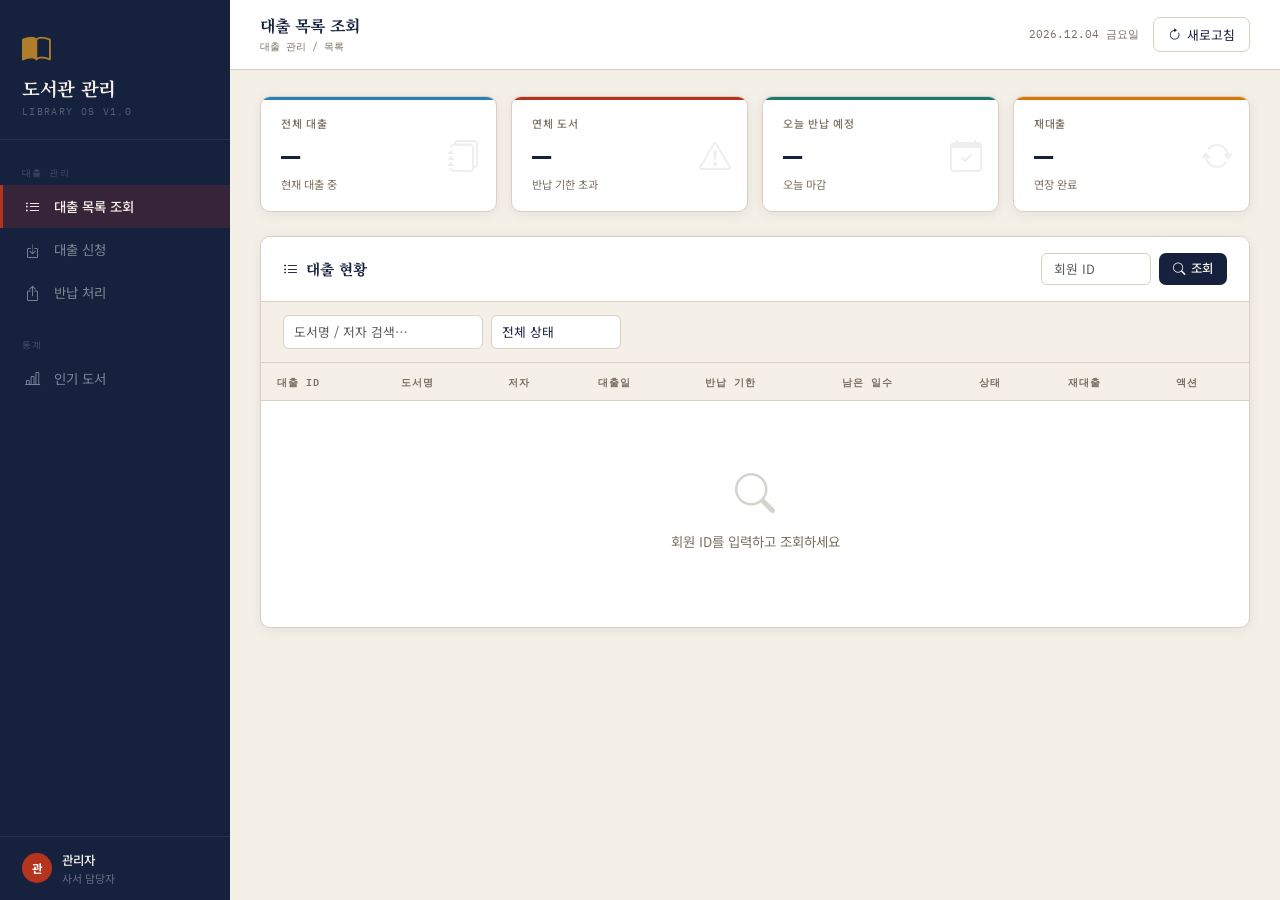
<file: src/main/resources/static/rentals.html>
<!DOCTYPE html>
<html lang="ko">
<head>
  <meta charset="UTF-8"/>
  <meta name="viewport" content="width=device-width, initial-scale=1.0"/>
  <title>도서관 관리 시스템</title>
  <link href="https://cdn.jsdelivr.net/npm/bootstrap@5.3.3/dist/css/bootstrap.min.css" rel="stylesheet"/>
  <link href="https://cdn.jsdelivr.net/npm/bootstrap-icons@1.11.3/font/bootstrap-icons.min.css" rel="stylesheet"/>
  <link href="https://fonts.googleapis.com/css2?family=Noto+Serif+KR:wght@400;600;700&family=IBM+Plex+Mono:wght@400;500;600&family=Noto+Sans+KR:wght@300;400;500;700&display=swap" rel="stylesheet"/>
  <link rel="stylesheet" href="style.css"/>
</head>
<body>

<!-- SIDEBAR -->
<nav id="sidebar">
  <div class="sb-brand">
    <div class="sb-brand-icon"><i class="bi bi-book-half"></i></div>
    <div class="sb-brand-name">도서관 관리</div>
    <div class="sb-brand-tag">Library OS v1.0</div>
  </div>
  <div class="sb-nav">
    <div class="sb-section-label">대출 관리</div>
    <button class="sb-btn active" onclick="showPage('list')"><i class="bi bi-list-ul"></i> 대출 목록 조회</button>
    <button class="sb-btn" onclick="showPage('rent')"><i class="bi bi-box-arrow-in-down"></i> 대출 신청</button>
    <button class="sb-btn" onclick="showPage('return')"><i class="bi bi-box-arrow-up"></i> 반납 처리</button>
    <div class="sb-section-label" style="margin-top:8px;">통계</div>
    <button class="sb-btn" onclick="showPage('stats')"><i class="bi bi-bar-chart-line"></i> 인기 도서</button>
  </div>
  <div class="sb-footer">
    <div class="sb-user">
      <div class="sb-avatar">관</div>
      <div>
        <div class="sb-uname">관리자</div>
        <div class="sb-urole">사서 담당자</div>
<!--        &lt;!&ndash; 변경 후 (id 추가) &ndash;&gt;-->
<!--        <div class="sb-uname" id="admin-name">관리자</div>-->
<!--        <div class="sb-urole">사서 담당자</div>-->
      </div>
    </div>
  </div>
</nav>

<!-- MAIN -->
<div id="main">
  <div class="topbar">
    <div class="topbar-left">
      <div class="topbar-title" id="topbar-title">대출 목록 조회</div>
      <div class="topbar-bc" id="topbar-bc">대출 관리 / 목록</div>
    </div>
    <div class="topbar-right">
      <span class="topbar-date" id="topbar-date"></span>
      <button class="btn-ghost btn-sm" onclick="refreshCurrentPage()">
        <i class="bi bi-arrow-clockwise"></i> 새로고침
      </button>
    </div>
  </div>

  <div class="content">

    <!-- PAGE: 대출 목록 조회 -->
    <div class="page active" id="page-list">
      <div class="stats-grid">
        <div class="stat-card sc-blue">
          <div class="stat-label">전체 대출</div>
          <div class="stat-value" id="st-total">—</div>
          <div class="stat-sub">현재 대출 중</div>
          <i class="bi bi-journals stat-icon"></i>
        </div>
        <div class="stat-card sc-red">
          <div class="stat-label">연체 도서</div>
          <div class="stat-value" id="st-overdue">—</div>
          <div class="stat-sub">반납 기한 초과</div>
          <i class="bi bi-exclamation-triangle stat-icon"></i>
        </div>
        <div class="stat-card sc-teal">
          <div class="stat-label">오늘 반납 예정</div>
          <div class="stat-value" id="st-duetoday">—</div>
          <div class="stat-sub">오늘 마감</div>
          <i class="bi bi-calendar-check stat-icon"></i>
        </div>
        <div class="stat-card sc-amber">
          <div class="stat-label">재대출</div>
          <div class="stat-value" id="st-renewed">—</div>
          <div class="stat-sub">연장 완료</div>
          <i class="bi bi-arrow-repeat stat-icon"></i>
        </div>
      </div>

      <div class="section-card">
        <div class="section-head">
          <span class="section-title"><i class="bi bi-list-ul me-2"></i>대출 현황</span>
          <div style="display:flex;gap:8px;align-items:center;">
            <input type="number" id="list-member-id" class="form-control"
                   placeholder="회원 ID" style="width:110px;height:32px;font-size:0.8rem;border-radius:6px;border-color:var(--border);"/>
            <button class="btn-ink" style="height:32px;padding:0 14px;font-size:0.78rem;" onclick="loadRentals()">
              <i class="bi bi-search"></i> 조회
            </button>
          </div>
        </div>
        <div class="filter-bar">
          <input type="text" id="filter-keyword" class="form-control"
                 placeholder="도서명 / 저자 검색…" style="width:200px;" oninput="filterTable()"/>
          <select id="filter-status" class="form-select" style="width:130px;" onchange="filterTable()">
            <option value="">전체 상태</option>
            <option value="RENTED">대출 중</option>
            <option value="OVERDUE">연체</option>
            <option value="RETURNED">반납 완료</option>
          </select>
          <span id="list-count" style="font-family:'IBM Plex Mono',monospace;font-size:0.7rem;color:var(--muted);margin-left:auto;"></span>
        </div>
        <div class="table-wrap">
          <table id="rental-table">
            <thead>
            <tr>
              <th>대출 ID</th><th>도서명</th><th>저자</th><th>대출일</th>
              <th>반납 기한</th><th>남은 일수</th><th>상태</th><th>재대출</th><th>액션</th>
            </tr>
            </thead>
            <tbody id="rental-tbody">
            <tr><td colspan="9"><div class="empty-state"><i class="bi bi-search"></i><p>회원 ID를 입력하고 조회하세요</p></div></td></tr>
            </tbody>
          </table>
        </div>
      </div>
    </div>

    <!-- PAGE: 대출 신청 -->
    <div class="page" id="page-rent">
      <div class="section-card" style="max-width:600px;">
        <div class="section-head">
          <span class="section-title"><i class="bi bi-box-arrow-in-down me-2"></i>대출 신청</span>
        </div>
        <div id="rent-alert" class="alert-box" style="margin-top:16px;"></div>
        <div class="form-grid form-grid-2">
          <div>
            <label class="form-label-custom">회원 ID <span style="color:var(--accent)">*</span></label>
            <input type="number" id="rent-member-id" class="form-control-custom" placeholder="예: 1001"/>
            <div class="form-hint">대출 신청할 회원의 ID</div>
          </div>
          <div>
            <label class="form-label-custom">도서 ID <span style="color:var(--accent)">*</span></label>
            <input type="number" id="rent-book-id" class="form-control-custom" placeholder="예: 42"/>
            <div class="form-hint">대출할 도서의 ID</div>
          </div>
        </div>
        <div style="padding: 0 22px 20px;">
          <div style="background:var(--amber-lt);border:1px solid #fcd47a;border-radius:8px;padding:12px 14px;font-size:0.8rem;color:var(--amber);display:flex;align-items:flex-start;gap:8px;">
            <i class="bi bi-info-circle-fill" style="margin-top:1px;flex-shrink:0;"></i>
            <div>
              <strong>대출 규정 안내</strong><br/>
              • 1일 최대 3권까지 대출 가능합니다<br/>
              • 대출 기간은 14일이며, 1회 연장 가능합니다<br/>
              • 이미 대출 중인 도서는 신청이 불가합니다
            </div>
          </div>
        </div>
        <div class="form-footer">
          <button class="btn-ghost" onclick="clearForm('rent')"><i class="bi bi-x"></i> 초기화</button>
          <button class="btn-ink" id="rent-submit-btn" onclick="submitRent()">
            <i class="bi bi-check2"></i> 대출 신청
          </button>
        </div>
      </div>
    </div>

    <!-- PAGE: 반납 처리 -->
    <div class="page" id="page-return">
      <div class="section-card" style="max-width:600px;">
        <div class="section-head">
          <span class="section-title"><i class="bi bi-box-arrow-up me-2"></i>반납 처리</span>
        </div>
        <div id="return-alert" class="alert-box" style="margin-top:16px;"></div>
        <div class="form-grid" style="grid-template-columns:1fr;">
          <div>
            <label class="form-label-custom">대출 ID <span style="color:var(--accent)">*</span></label>
            <input type="number" id="return-rental-id" class="form-control-custom" placeholder="예: 305"/>
            <div class="form-hint">반납할 대출 건의 ID</div>
          </div>
          <div style="background:var(--teal-lt);border:1px solid #a8d8d3;border-radius:8px;padding:12px 14px;font-size:0.8rem;color:var(--teal);">
            <i class="bi bi-info-circle-fill me-1"></i>
            반납일은 오늘 날짜로 자동 기록됩니다.
          </div>
        </div>
        <div class="form-footer">
          <button class="btn-ghost" onclick="clearForm('return')"><i class="bi bi-x"></i> 초기화</button>
          <button class="btn-teal" id="return-submit-btn" onclick="submitReturn()">
            <i class="bi bi-check2"></i> 반납 처리
          </button>
        </div>
      </div>

      <div class="section-card" style="max-width:600px;">
        <div class="section-head">
          <span class="section-title" style="font-size:0.85rem;">
            <i class="bi bi-lightning-charge me-2"></i>빠른 반납 — 회원 대출 조회
          </span>
        </div>
        <div class="filter-bar" style="gap:8px;">
          <input type="number" id="quick-member-id" class="form-control" placeholder="회원 ID" style="width:120px;"/>
          <button class="btn-ink" style="height:34px;font-size:0.78rem;" onclick="loadQuickReturn()">
            <i class="bi bi-search"></i> 조회
          </button>
        </div>
        <div class="table-wrap">
          <table>
            <thead><tr><th>대출 ID</th><th>도서명</th><th>반납 기한</th><th>상태</th><th>반납</th></tr></thead>
            <tbody id="quick-return-tbody">
            <tr><td colspan="5"><div class="empty-state"><i class="bi bi-person-circle"></i><p>회원 ID로 조회하세요</p></div></td></tr>
            </tbody>
          </table>
        </div>
      </div>
    </div>

    <!-- PAGE: 인기 도서 통계 -->
    <div class="page" id="page-stats">
      <div class="section-card">
        <div class="section-head">
          <span class="section-title"><i class="bi bi-bar-chart-line me-2"></i>인기 도서 (대출 많은 순)</span>
          <button class="btn-ghost" onclick="loadStats()"><i class="bi bi-arrow-clockwise"></i> 불러오기</button>
        </div>
        <div class="table-wrap">
          <table>
            <thead><tr><th>#</th><th>도서 ID</th><th>도서명</th><th>총 대출 횟수</th><th>비율</th></tr></thead>
            <tbody id="stats-tbody">
            <tr><td colspan="5"><div class="empty-state"><i class="bi bi-bar-chart"></i><p>상단 버튼을 눌러 통계를 불러오세요</p></div></td></tr>
            </tbody>
          </table>
        </div>
      </div>
    </div>

  </div>
</div>

<!-- 대출 상세 모달 -->
<div class="detail-overlay" id="detail-overlay" onclick="closeDetail(event)">
  <div class="detail-panel">
    <div class="detail-header">
      <h5><i class="bi bi-file-text me-2"></i>대출 상세 정보</h5>
      <button class="detail-close" onclick="closeDetailPanel()"><i class="bi bi-x"></i></button>
    </div>
    <div class="detail-body" id="detail-body"></div>
    <div class="detail-footer" id="detail-footer"></div>
  </div>
</div>

<div id="toast-container"></div>

<script src="https://cdn.jsdelivr.net/npm/bootstrap@5.3.3/dist/js/bootstrap.bundle.min.js"></script>
<script src="app.js"></script>
</body>
</html>
</file>
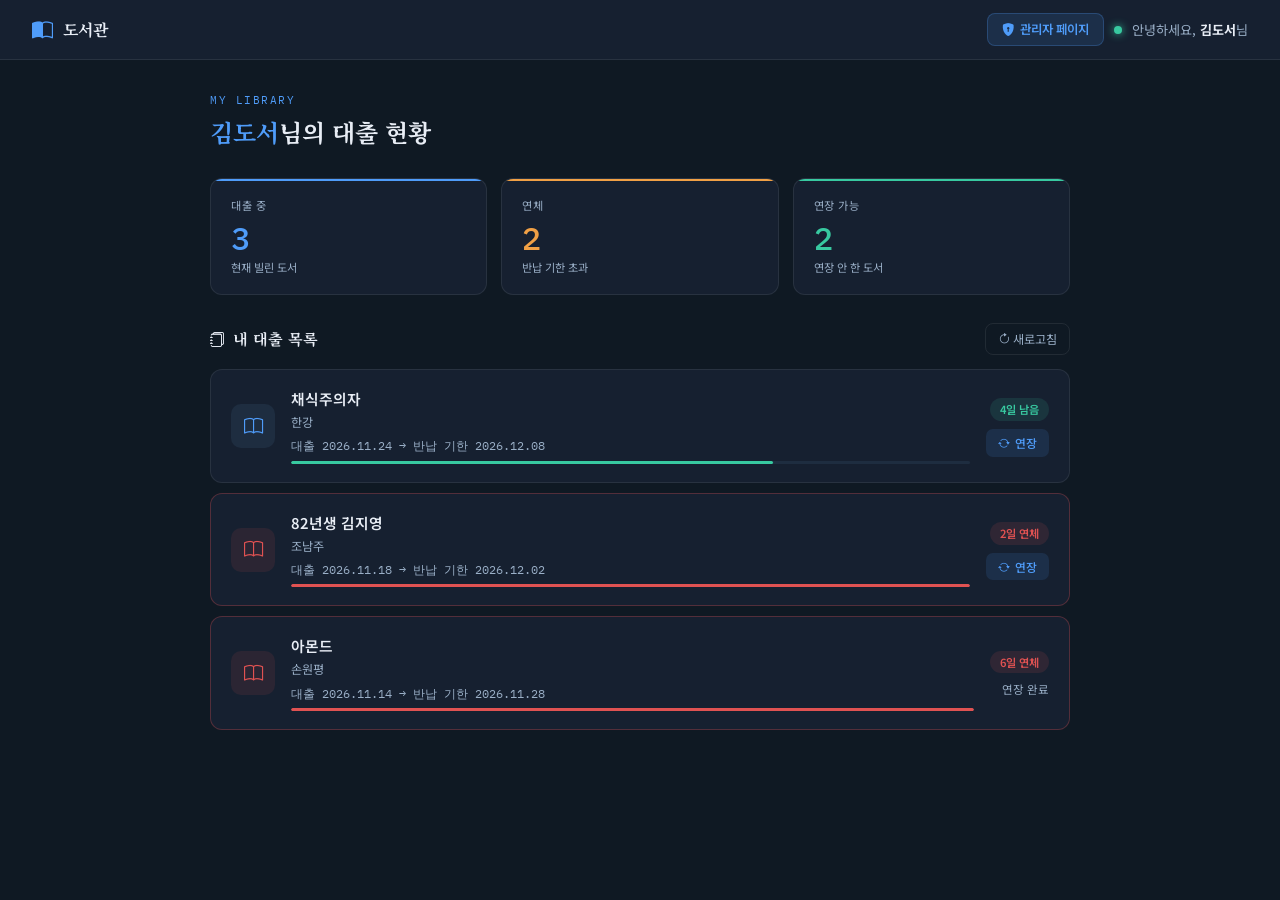
<file: src/main/resources/static/user_rentals.html>
<!DOCTYPE html>
<html lang="ko">
<head>
    <meta charset="UTF-8"/>
    <meta name="viewport" content="width=device-width, initial-scale=1.0"/>
    <title>내 대출 현황</title>
    <link href="https://cdn.jsdelivr.net/npm/bootstrap@5.3.3/dist/css/bootstrap.min.css" rel="stylesheet"/>
    <link href="https://cdn.jsdelivr.net/npm/bootstrap-icons@1.11.3/font/bootstrap-icons.min.css" rel="stylesheet"/>
    <link href="https://fonts.googleapis.com/css2?family=Noto+Serif+KR:wght@400;600;700&family=IBM+Plex+Mono:wght@400;500&family=Noto+Sans+KR:wght@300;400;500;700&display=swap" rel="stylesheet"/>
    <link rel="stylesheet" href="user_style.css"/>
</head>
<body>

<!-- HEADER -->
<header class="header">
    <div class="header-brand">
        <i class="bi bi-book-half"></i>
        <span>도서관</span>
    </div>
    <div class="header-user">

        <!-- ADMIN 권한일 때만 표시 -->
        <a id="admin-link" href="/rentals" style="display:none;align-items:center;gap:6px;
       padding:6px 14px;border-radius:8px;background:rgba(79,156,249,0.12);
       color:var(--accent);font-size:0.78rem;font-weight:600;text-decoration:none;
       border:1px solid rgba(79,156,249,0.25);transition:all 0.15s;">
            <i class="bi bi-shield-lock-fill"></i> 관리자 페이지
        </a>

        <div class="user-dot"></div>
        <span>안녕하세요, <strong id="username-display">회원</strong>님</span>
    </div>
</header>

<!-- MAIN -->
<main class="main">

    <!-- 인사말 -->
    <div class="greeting">
        <div class="greeting-sub">My Library</div>
        <div class="greeting-title"><span id="greeting-name">회원</span>님의 대출 현황</div>
    </div>

    <!-- 통계 카드 -->
    <div class="stat-row">
        <div class="stat-card sc-blue">
            <div class="stat-label">대출 중</div>
            <div class="stat-value" id="st-rented">—</div>
            <div class="stat-sub">현재 빌린 도서</div>
        </div>
        <div class="stat-card sc-warn">
            <div class="stat-label">연체</div>
            <div class="stat-value" id="st-overdue">—</div>
            <div class="stat-sub">반납 기한 초과</div>
        </div>
        <div class="stat-card sc-green">
            <div class="stat-label">연장 가능</div>
            <div class="stat-value" id="st-renewable">—</div>
            <div class="stat-sub">연장 안 한 도서</div>
        </div>
    </div>

    <!-- 대출 목록 -->
    <div class="section">
        <div class="section-head">
            <div class="section-title"><i class="bi bi-journals me-2"></i>내 대출 목록</div>
            <button class="btn-ghost" style="font-size:0.76rem;padding:6px 12px;" onclick="loadMyRentals()">
                <i class="bi bi-arrow-clockwise"></i> 새로고침
            </button>
        </div>
        <div class="rental-list" id="rental-list">
            <div class="empty-state">
                <span class="spinner" style="width:24px;height:24px;border-width:3px;color:var(--accent);"></span>
            </div>
        </div>
    </div>

</main>

<!-- 상세 모달 -->
<div class="modal-overlay" id="modal-overlay" onclick="closeModal(event)">
    <div class="modal-box">
        <div class="modal-header">
            <div class="modal-title"><i class="bi bi-file-text me-2"></i>대출 상세</div>
            <button class="modal-close" onclick="closeModalPanel()"><i class="bi bi-x"></i></button>
        </div>
        <div class="modal-body" id="modal-body"></div>
        <div class="modal-footer" id="modal-footer"></div>
    </div>
</div>

<!-- 토스트 -->
<div id="toast-wrap"></div>

<script src="https://cdn.jsdelivr.net/npm/bootstrap@5.3.3/dist/js/bootstrap.bundle.min.js"></script>
<script src="user_app.js"></script>
</body>
</html>
</file>
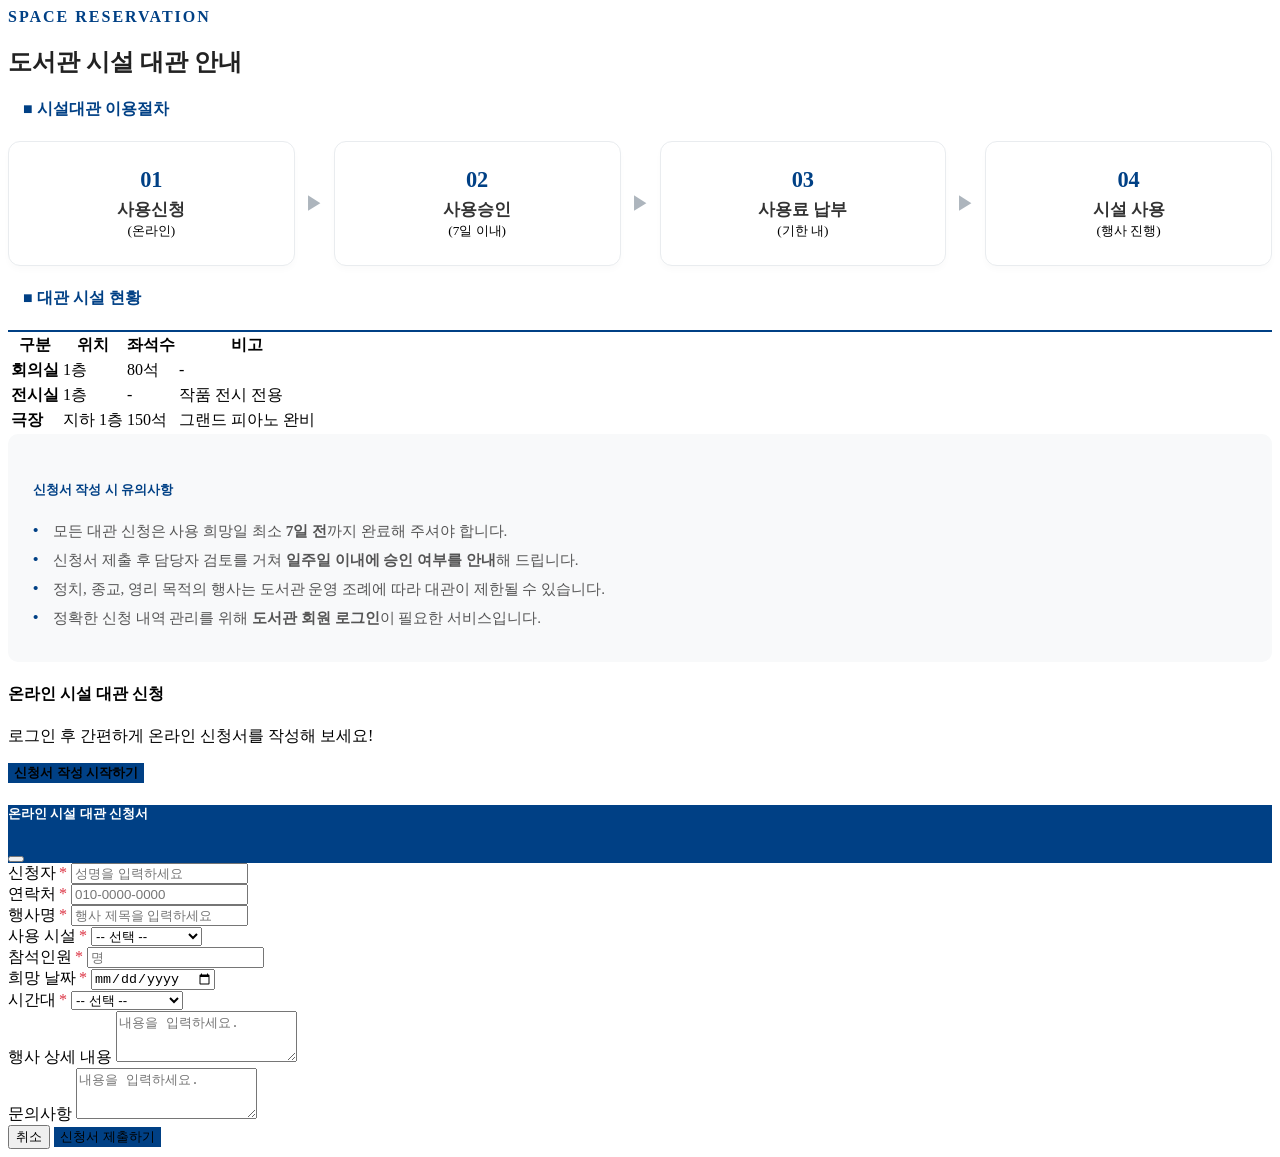
<file: src/main/resources/templates/apply/spaceReservation.html>
<!DOCTYPE html>
<html lang="ko"
      xmlns:th="http://www.thymeleaf.org"
      xmlns:layout="http://www.ultraq.net.nz/thymeleaf/layout"
      xmlns:sec="http://www.thymeleaf.org/extras/spring-security"
      layout:decorate="~{layout/base}">

<head>
    <meta charset="UTF-8">
    <title>시설 대관 안내 | 부산도서관</title>
    <link rel="stylesheet" th:href="@{/css/busan-library-common.css}">

    <style>
        /* [1] 이용 절차 스타일 */
        .step-container { display: flex; align-items: center; justify-content: space-between; gap: 10px; }
        .step-box {
            flex: 1;
            background: #fff;
            border: 1px solid #e9ecef;
            border-radius: 12px;
            padding: 25px 10px;
            text-align: center;
            box-shadow: 0 4px 6px rgba(0,0,0,0.02);
        }
        .step-num { font-weight: 800; color: #004085; font-size: 1.4rem; display: block; margin-bottom: 5px; }
        .step-text { font-weight: 600; color: #333; font-size: 1.05rem; }
        .step-arrow { color: #adb5bd; font-size: 1.2rem; }

        /* [2] 안내 문구 박스 스타일 */
        .guide-box { background-color: #f8f9fa; border-radius: 10px; padding: 25px; }
        .guide-list { list-style: none; padding-left: 0; margin-bottom: 0; }
        .guide-list li { position: relative; padding-left: 20px; margin-bottom: 8px; color: #555; font-size: 0.95rem; }
        .guide-list li::before { content: "•"; position: absolute; left: 0; color: #004085; font-weight: bold; }

        /* [3] 테이블 및 공통 스타일 */
        .table-wrap { border-top: 2px solid #004085; }
        .required { color: #dc3545; margin-left: 3px; }

        /* [4] 모달 커스텀 */
        .modal-header { background-color: #004085; color: #fff; }
        .modal-title { font-weight: 700; }

        @media (max-width: 768px) {
            .step-container { flex-direction: column; }
            .step-arrow { transform: rotate(90deg); margin: 10px 0; }
            .step-box { width: 100%; }
        }
    </style>
</head>

<body>
<div layout:fragment="content">

    <div class="container-fluid bg-light py-5 mb-5">
        <div class="container text-center">
            <div class="section-title">
                <span class="section-title__en d-block mb-2" style="color: #004085; font-weight: 600; letter-spacing: 2px;">SPACE RESERVATION</span>
                <h2 class="section-title__ko" style="font-weight: 700; color: #222;">도서관 시설 대관 안내</h2>
            </div>
        </div>
    </div>

    <div class="container mb-5">
        <h4 class="mb-4" style="font-weight: 700; padding-left: 15px; color: #004085;">■ 시설대관 이용절차</h4>
        <div class="step-container mb-5 px-2">
            <div class="step-box"><span class="step-num">01</span><span class="step-text">사용신청</span><br><small class="text-muted">(온라인)</small></div>
            <div class="step-arrow">▶</div>
            <div class="step-box"><span class="step-num">02</span><span class="step-text">사용승인</span><br><small class="text-muted">(7일 이내)</small></div>
            <div class="step-arrow">▶</div>
            <div class="step-box"><span class="step-num">03</span><span class="step-text">사용료 납부</span><br><small class="text-muted">(기한 내)</small></div>
            <div class="step-arrow">▶</div>
            <div class="step-box"><span class="step-num">04</span><span class="step-text">시설 사용</span><br><small class="text-muted">(행사 진행)</small></div>
        </div>

        <h4 class="mb-3" style="font-weight: 700; padding-left: 15px; color: #004085;">■ 대관 시설 현황</h4>
        <div class="table-responsive table-wrap mb-4">
            <table class="table text-center align-middle">
                <thead class="table-light">
                <tr><th class="py-3">구분</th><th class="py-3">위치</th><th class="py-3">좌석수</th><th class="py-3">비고</th></tr>
                </thead>
                <tbody>
                <tr><td><strong>회의실</strong></td><td>1층</td><td>80석</td><td class="text-muted">-</td></tr>
                <tr><td><strong>전시실</strong></td><td>1층</td><td>-</td><td class="text-muted">작품 전시 전용</td></tr>
                <tr><td><strong>극장</strong></td><td>지하 1층</td><td>150석</td><td class="text-muted">그랜드 피아노 완비</td></tr>
                </tbody>
            </table>
        </div>

        <div class="guide-box mb-5 shadow-sm">
            <h5 class="fw-bold mb-3" style="color: #004085;"><i class="fas fa-info-circle me-2"></i>신청서 작성 시 유의사항</h5>
            <ul class="guide-list">
                <li>모든 대관 신청은 사용 희망일 최소 <strong>7일 전</strong>까지 완료해 주셔야 합니다.</li>
                <li>신청서 제출 후 담당자 검토를 거쳐 <strong>일주일 이내에 승인 여부를 안내</strong>해 드립니다.</li>
                <li>정치, 종교, 영리 목적의 행사는 도서관 운영 조례에 따라 대관이 제한될 수 있습니다.</li>
                <li>정확한 신청 내역 관리를 위해 <strong>도서관 회원 로그인</strong>이 필요한 서비스입니다.</li>
            </ul>
        </div>

        <div id="apply-section" class="py-5 text-center bg-white rounded-3 border">
            <h4 class="mb-3" style="font-weight: 700;">온라인 시설 대관 신청</h4>

            <p class="text-muted mb-4">로그인 후 간편하게 온라인 신청서를 작성해 보세요!</p>

            <button type="button" class="btn btn-primary btn-lg px-5 py-3 rounded-pill shadow-lg"
                    style="background-color: #004085; border: none; font-weight: 600;"
                    th:onclick="checkLoginAndShowModal()">
                신청서 작성 시작하기 <i class="fas fa-edit ms-2"></i>
            </button>
        </div>
    </div>

    <div class="modal fade" id="applyModal" tabindex="-1" aria-hidden="true">
        <div class="modal-dialog modal-lg modal-dialog-centered modal-dialog-scrollable">
            <div class="modal-content border-0 shadow">
                <div class="modal-header border-0 p-4">
                    <h5 class="modal-title text-white">온라인 시설 대관 신청서</h5>
                    <button type="button" class="btn-close btn-close-white" data-bs-dismiss="modal" aria-label="Close"></button>
                </div>
                <div class="modal-body p-4 p-md-5">
                    <form th:action="@{/apply/register}" th:object="${applyDTO}" method="post" id="applyForm">
                        <div class="mb-3">
                            <label class="form-label fw-bold">신청자<span class="required">*</span></label>
                            <input type="text" th:field="*{applicantName}" id="applicantName" class="form-control" placeholder="성명을 입력하세요">
                        </div>
                        <div class="mb-3">
                            <label class="form-label fw-bold">연락처<span class="required">*</span></label>
                            <input type="tel" th:field="*{phone}" id="phone" class="form-control" placeholder="010-0000-0000">
                        </div>
                        <div class="mb-3">
                            <label class="form-label fw-bold">행사명<span class="required">*</span></label>
                            <input type="text" th:field="*{eventName}" id="eventName" class="form-control" placeholder="행사 제목을 입력하세요">
                        </div>
                        <div class="row g-3 mb-3">
                            <div class="col-md-6">
                                <label class="form-label fw-bold">사용 시설<span class="required">*</span></label>
                                <select th:field="*{facilityType}" id="facilityType" class="form-select">
                                    <option value="">-- 선택 --</option>
                                    <option value="회의실">회의실 (1층)</option>
                                    <option value="전시실">전시실 (1층)</option>
                                    <option value="극장">극장 (지하 1층)</option>
                                </select>
                            </div>
                            <div class="col-md-6">
                                <label class="form-label fw-bold">참석인원<span class="required">*</span></label>
                                <input type="number" th:field="*{participants}" id="participants" class="form-control" placeholder="명">
                            </div>
                        </div>
                        <div class="row g-3 mb-3">
                            <div class="col-md-6">
                                <label class="form-label fw-bold">희망 날짜<span class="required">*</span></label>
                                <input type="date" th:field="*{applyDate}" id="applyDate" class="form-control">
                            </div>
                            <div class="col-md-6">
                                <label class="form-label fw-bold">시간대<span class="required">*</span></label>
                                <select th:field="*{applyTime}" id="applyTime" class="form-select">
                                    <option value="">-- 선택 --</option>
                                    <option value="오전">오전 (09~12시)</option>
                                    <option value="오후">오후 (13~17시)</option>
                                    <option value="야간">야간 (18~22시)</option>
                                </select>
                            </div>
                            <div class="mb-3">
                                <label class="form-label">행사 상세 내용</label>
                                <textarea th:field="*{eventContent}" class="form-control" rows="3" placeholder="내용을 입력하세요."></textarea>
                            </div>

                            <div class="mb-3">
                                <label class="form-label">문의사항</label>
                                <textarea th:field="*{inquiryContent}" class="form-control" rows="3" placeholder="내용을 입력하세요."></textarea>
                            </div>
                        </div>

                        <div class="modal-footer border-0 px-0 mt-4">
                            <button type="button" class="btn btn-outline-secondary px-4 py-2 rounded-pill" data-bs-dismiss="modal">취소</button>
                            <button type="submit" class="btn btn-primary px-5 py-2 rounded-pill shadow-sm" style="background-color: #004085; border: none;">신청서 제출하기</button>
                        </div>
                    </form>
                </div>
            </div>
        </div>
    </div>

    <script th:inline="javascript">

        function checkLoginAndShowModal() {
            const isLogin = [[${session.loginInfo != null}]];

            if (!isLogin) {
                alert("로그인이 필요한 서비스입니다.\n로그인 페이지로 이동합니다.");

                // 현재 페이지 주소를 세션의 'dest'에 저장하기 위해 서버에 잠깐 알립니다.
                // 컨트롤러에 별도의 목적지 저장용 API가 없다면 아래처럼 간단히 구현 가능합니다.
                const currentPath = window.location.pathname;

                // [방법 A] 가장 간단한 방법: 로그인 페이지로 이동 시 파라미터로 넘기기
                // (단, 로그인 페이지 컨트롤러(GET)에서 이걸 세션에 담아줘야 합니다.)
                location.href = '/member/login?dest=' + encodeURIComponent(currentPath);

            } else {
                const myModal = new bootstrap.Modal(document.getElementById('applyModal'));
                myModal.show();
            }
        }

        document.addEventListener('DOMContentLoaded', function() {
            // 연락처 자동 하이픈
            const phoneInput = document.getElementById('phone');
            if (phoneInput) {
                phoneInput.addEventListener('input', function(e) {
                    let val = e.target.value.replace(/[^0-9]/g, '');
                    if (val.length > 3 && val.length <= 7) {
                        val = val.slice(0, 3) + '-' + val.slice(3);
                    } else if (val.length > 7) {
                        val = val.slice(0, 3) + '-' + val.slice(3, 7) + '-' + val.slice(7, 11);
                    }
                    e.target.value = val;
                });
            }

            // 날짜 제한 (오늘 이전 선택 불가)
            const dateInput = document.getElementById('applyDate');
            if (dateInput) {
                dateInput.min = new Date().toISOString().split('T')[0];
            }

            // 폼 유효성 검사
            const applyForm = document.getElementById('applyForm');
            if (applyForm) {
                applyForm.addEventListener('submit', function(e) {
                    const checkList = [
                        { id: 'applicantName', name: '신청자 성명' },
                        { id: 'phone', name: '연락처' },
                        { id: 'eventName', name: '행사명' },
                        { id: 'facilityType', name: '사용 시설' },
                        { id: 'participants', name: '참석 인원' },
                        { id: 'applyDate', name: '희망 날짜' },
                        { id: 'applyTime', name: '시간대' }
                    ];

                    for (let item of checkList) {
                        const element = document.getElementById(item.id);
                        if (!element || !element.value.trim()) {
                            e.preventDefault();
                            alert(item.name + ' 항목을 입력해 주세요.');
                            if(element) element.focus();
                            return;
                        }
                    }

                    if (!confirm("신청서를 제출하시겠습니까?")) {
                        e.preventDefault();
                    } else {
                        const btn = applyForm.querySelector('button[type="submit"]');
                        btn.disabled = true;
                        btn.innerHTML = '전송 중...';
                    }
                });
            }

            // 성공 메시지 알림
            const msg = [[${message}]];
            if (msg) alert(msg);
        });
    </script>
</div>
</body>
</html>
</file>
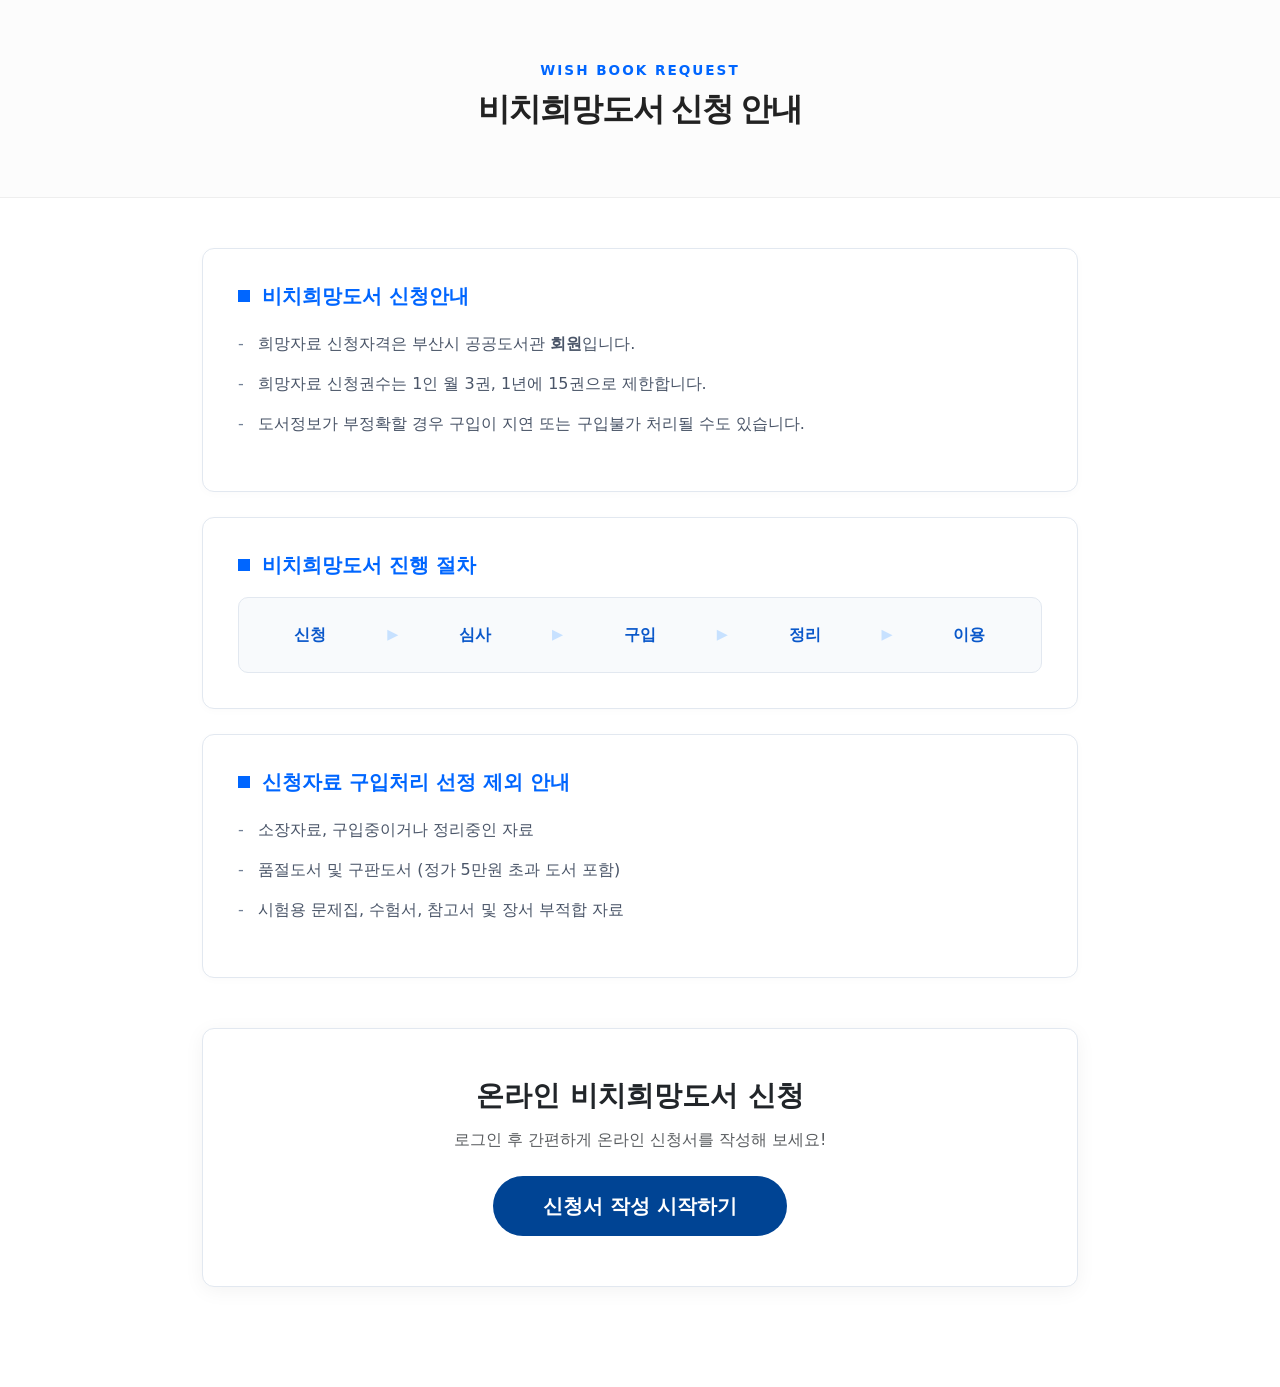
<file: src/main/resources/templates/apply/wishBook.html>
<!DOCTYPE html>
<html lang="ko"
      xmlns:th="http://www.thymeleaf.org"
      xmlns:layout="http://www.ultraq.net.nz/thymeleaf/layout"
      layout:decorate="~{layout/base}">
<head>
    <meta charset="UTF-8">
    <title>비치희망도서 신청 | 부산도서관</title>

    <link href="https://cdn.jsdelivr.net/npm/bootstrap@5.3.0/dist/css/bootstrap.min.css" rel="stylesheet">
    <link rel="stylesheet" th:href="@{/css/busan-library-common.css}">

    <style>
        /* 페이지 전체 레이아웃 */
        .content-wrapper { max-width: 900px; margin: 0 auto; padding-bottom: 100px; }

        /* [상단 헤더] 시설 대관 안내 페이지 스타일 복사 */
        .page-header {
            background-color: #fcfcfc;
            padding: 60px 0;
            margin-bottom: 50px;
            border-bottom: 1px solid #eee;
        }
        .sub-title {
            color: var(--color-primary, #0066ff);
            font-weight: 700;
            letter-spacing: 2px;
            font-size: 0.85rem;
            margin-bottom: 10px;
            text-transform: uppercase;
        }
        .main-title {
            font-family: 'NaumMyeongjo', 'AppleMyungjo', serif;
            font-weight: 700;
            color: #222;
            font-size: 2rem;
            letter-spacing: -1px;
        }

        /* [안내 카드] 공통 서식 */
        .info-card {
            background: #fff;
            border-radius: 12px;
            padding: 35px;
            margin-bottom: 25px;
            border: 1px solid #e2e8f0;
            box-shadow: 0 2px 10px rgba(0,0,0,0.02);
        }
        .section-title {
            font-weight: 700;
            margin-bottom: 20px;
            display: flex; align-items: center;
            font-size: 1.25rem;
            color: var(--color-primary, #0066ff);
        }
        .square-icon {
            display: inline-block; width: 12px; height: 12px;
            background-color: var(--color-primary, #0066ff);
            margin-right: 12px; flex-shrink: 0;
        }
        .info-list { list-style: none; padding-left: 0; color: #4a5568; line-height: 2; }
        .info-list li { padding-left: 20px; position: relative; margin-bottom: 8px; }
        .info-list li::before { content: "-"; position: absolute; left: 0; color: #718096; }

        /* [진행 절차] 스텝 스타일 */
        .step-container {
            background: #f8fafc;
            border-radius: 10px;
            padding: 25px;
            display: flex; justify-content: space-around; align-items: center;
            border: 1px solid #e2e8f0;
        }
        .step-item { font-weight: 600; color: #0a58ca; }
        .step-arrow { color: #c7e1ff; font-size: 0.9rem; }

        /* [신청 버튼 카드] */
        .apply-intro-card {
            background: #fff;
            border-radius: 12px;
            padding: 50px 20px;
            text-align: center;
            border: 1px solid #e2e8f0;
            box-shadow: 0 4px 20px rgba(0,0,0,0.05);
            margin-top: 50px;
        }
        .btn-apply-start {
            padding: 15px 50px;
            font-size: 1.25rem;
            font-weight: 700;
            border-radius: 50px;
            background-color: #004494;
            color: #fff; border: none;
            transition: all 0.3s;
        }
        .btn-apply-start:hover { transform: translateY(-3px); background-color: #003370; }

        /* [모달 커스텀] */
        .modal-header { border-bottom: 2px solid var(--color-primary, #0066ff); background: #f8fafc; }
        .required-mark { color: #e53e3e; margin-left: 4px; }
    </style>
</head>
<body>

<div layout:fragment="content">
    <div class="page-header">
        <div class="text-center">
            <p class="sub-title">Wish Book Request</p>
            <h1 class="main-title">비치희망도서 신청 안내</h1>
        </div>
    </div>

    <div class="container content-wrapper">
        <div class="info-card">
            <h5 class="section-title"><span class="square-icon"></span>비치희망도서 신청안내</h5>
            <ul class="info-list">
                <li>희망자료 신청자격은 부산시 공공도서관 <strong>회원</strong>입니다.</li>
                <li>희망자료 신청권수는 1인 월 3권, 1년에 15권으로 제한합니다.</li>
                <li>도서정보가 부정확할 경우 구입이 지연 또는 구입불가 처리될 수도 있습니다.</li>
            </ul>
        </div>

        <div class="info-card">
            <h5 class="section-title"><span class="square-icon"></span>비치희망도서 진행 절차</h5>
            <div class="step-container">
                <div class="step-item">신청</div>
                <div class="step-arrow ">▶</div>
                <div class="step-item">심사</div>
                <div class="step-arrow">▶</div>
                <div class="step-item">구입</div>
                <div class="step-arrow">▶</div>
                <div class="step-item">정리</div>
                <div class="step-arrow">▶</div>
                <div class="step-item">이용</div>
            </div>
        </div>

        <div class="info-card">
            <h5 class="section-title"><span class="square-icon"></span>신청자료 구입처리 선정 제외 안내</h5>
            <ul class="info-list">
                <li>소장자료, 구입중이거나 정리중인 자료</li>
                <li>품절도서 및 구판도서 (정가 5만원 초과 도서 포함)</li>
                <li>시험용 문제집, 수험서, 참고서 및 장서 부적합 자료</li>
            </ul>
        </div>

        <div class="apply-intro-card">
            <h3 class="fw-bold mb-3">온라인 비치희망도서 신청</h3>
            <p class="text-muted mb-4">로그인 후 간편하게 온라인 신청서를 작성해 보세요!</p>
            <button class="btn-apply-start" type="button" id="startApplyBtn">
                신청서 작성 시작하기
            </button>
        </div>

        <div class="modal fade" id="wishBookModal" tabindex="-1" aria-hidden="true">
            <div class="modal-dialog modal-lg modal-dialog-centered">
                <div class="modal-content border-0">
                    <div class="modal-header p-4">
                        <h5 class="modal-title fw-bold text-primary fs-4">비치희망도서 신청서 작성</h5>
                        <button type="button" class="btn-close" data-bs-dismiss="modal"></button>
                    </div>
                    <form th:action="@{/apply/wishBook/register}" method="post" enctype="multipart/form-data" id="wishBookForm">
                        <div class="modal-body p-4">
                            <div class="row g-4">
                                <div class="col-md-6">
                                    <label class="form-label fw-bold">성명<span class="required-mark">*</span></label>
                                    <input type="text" name="wishApplicantName" id="wishApplicantName" class="form-control" placeholder="성명을 입력하세요.">
                                </div>
                                <div class="col-md-6">
                                    <label class="form-label fw-bold">연락처<span class="required-mark">*</span></label>
                                    <input type="tel" name="wishPhone" id="wishPhone" class="form-control" placeholder="010-0000-0000">
                                </div>
                                <div class="col-12 mt-4">
                                    <label class="form-label fw-bold">도서명<span class="required-mark">*</span></label>
                                    <input type="text" name="wishBookTitle" id="wishBookTitle" class="form-control" placeholder="도서명을 입력하세요.">
                                </div>
                                <div class="col-md-6">
                                    <label class="form-label fw-bold">저자명<span class="required-mark">*</span></label>
                                    <input type="text" name="wishAuthor" id="wishAuthor" class="form-control" placeholder="저자명을 입력하세요.">
                                </div>
                                <div class="col-md-6">
                                    <label class="form-label fw-bold">출판사</label>
                                    <input type="text" name="wishPublisher" class="form-control" placeholder="출판사를 입력하세요.">
                                </div>
                                <div class="col-12">
                                    <label class="form-label fw-bold">이미지 첨부</label>
                                    <input type="file" name="wishBookImage" class="form-control" accept="image/*">
                                </div>
                            </div>
                        </div>
                        <div class="modal-footer bg-light p-3">
                            <button type="button" class="btn btn-secondary" data-bs-dismiss="modal">닫기</button>
                            <button type="submit" class="btn btn-primary px-4 fw-bold">제출하기</button>
                        </div>
                    </form>
                </div>
            </div>
        </div>
    </div>
</div>

<th:block layout:fragment="script">
    <script th:inline="javascript">
        const isLoggedIn = [[${session.loginInfo != null}]];
        const myModal = new bootstrap.Modal(document.getElementById('wishBookModal'));

        // [추가] 로그인 후 리다이렉트되어 돌아왔을 때 모달 자동 오픈
        window.onload = function() {
            // URL 파라미터에 openModal=true가 있거나, 세션/리퍼러 상태에 따라 자동 오픈
            const urlParams = new URLSearchParams(window.location.search);
            if (isLoggedIn && urlParams.get('openModal') === 'true') {
                myModal.show();
            }
        };

        // 신청 시작 버튼 클릭
        document.getElementById('startApplyBtn').addEventListener('click', function() {
            if (!isLoggedIn) {
                if(confirm("로그인이 필요한 서비스입니다. 로그인 페이지로 이동하시겠습니까?")) {
                    location.href = "/apply/wishBook/check-auth";
                }
                return;
            }
            myModal.show();
        });

        // 전화번호 하이픈 자동 생성
        document.getElementById('wishPhone')?.addEventListener('input', function(e) {
            let val = e.target.value.replace(/[^0-9]/g, '');
            if (val.length > 3 && val.length <= 7) val = val.slice(0, 3) + '-' + val.slice(3);
            else if (val.length > 7) val = val.slice(0, 3) + '-' + val.slice(3, 7) + '-' + val.slice(7, 11);
            e.target.value = val;
        });

        // 유효성 검사
        document.getElementById('wishBookForm').addEventListener('submit', function(e) {
            const requiredFields = [
                { id: 'wishApplicantName', msg: '신청자 성명을 입력해 주세요.' },
                { id: 'wishPhone', msg: '연락처를 입력해 주세요.' },
                { id: 'wishBookTitle', msg: '도서명을 입력해 주세요.' },
                { id: 'wishAuthor', msg: '저자명을 입력해 주세요.' }
            ];
            for (let field of requiredFields) {
                if (!document.getElementById(field.id).value.trim()) {
                    e.preventDefault();
                    alert(field.msg);
                    document.getElementById(field.id).focus();
                    return;
                }
            }
            if(!confirm("신청서를 제출하시겠습니까?")) e.preventDefault();
        });

        const msg = [[${message}]];
        if (msg) alert(msg);
    </script>
</th:block>
</body>
</html>
</file>
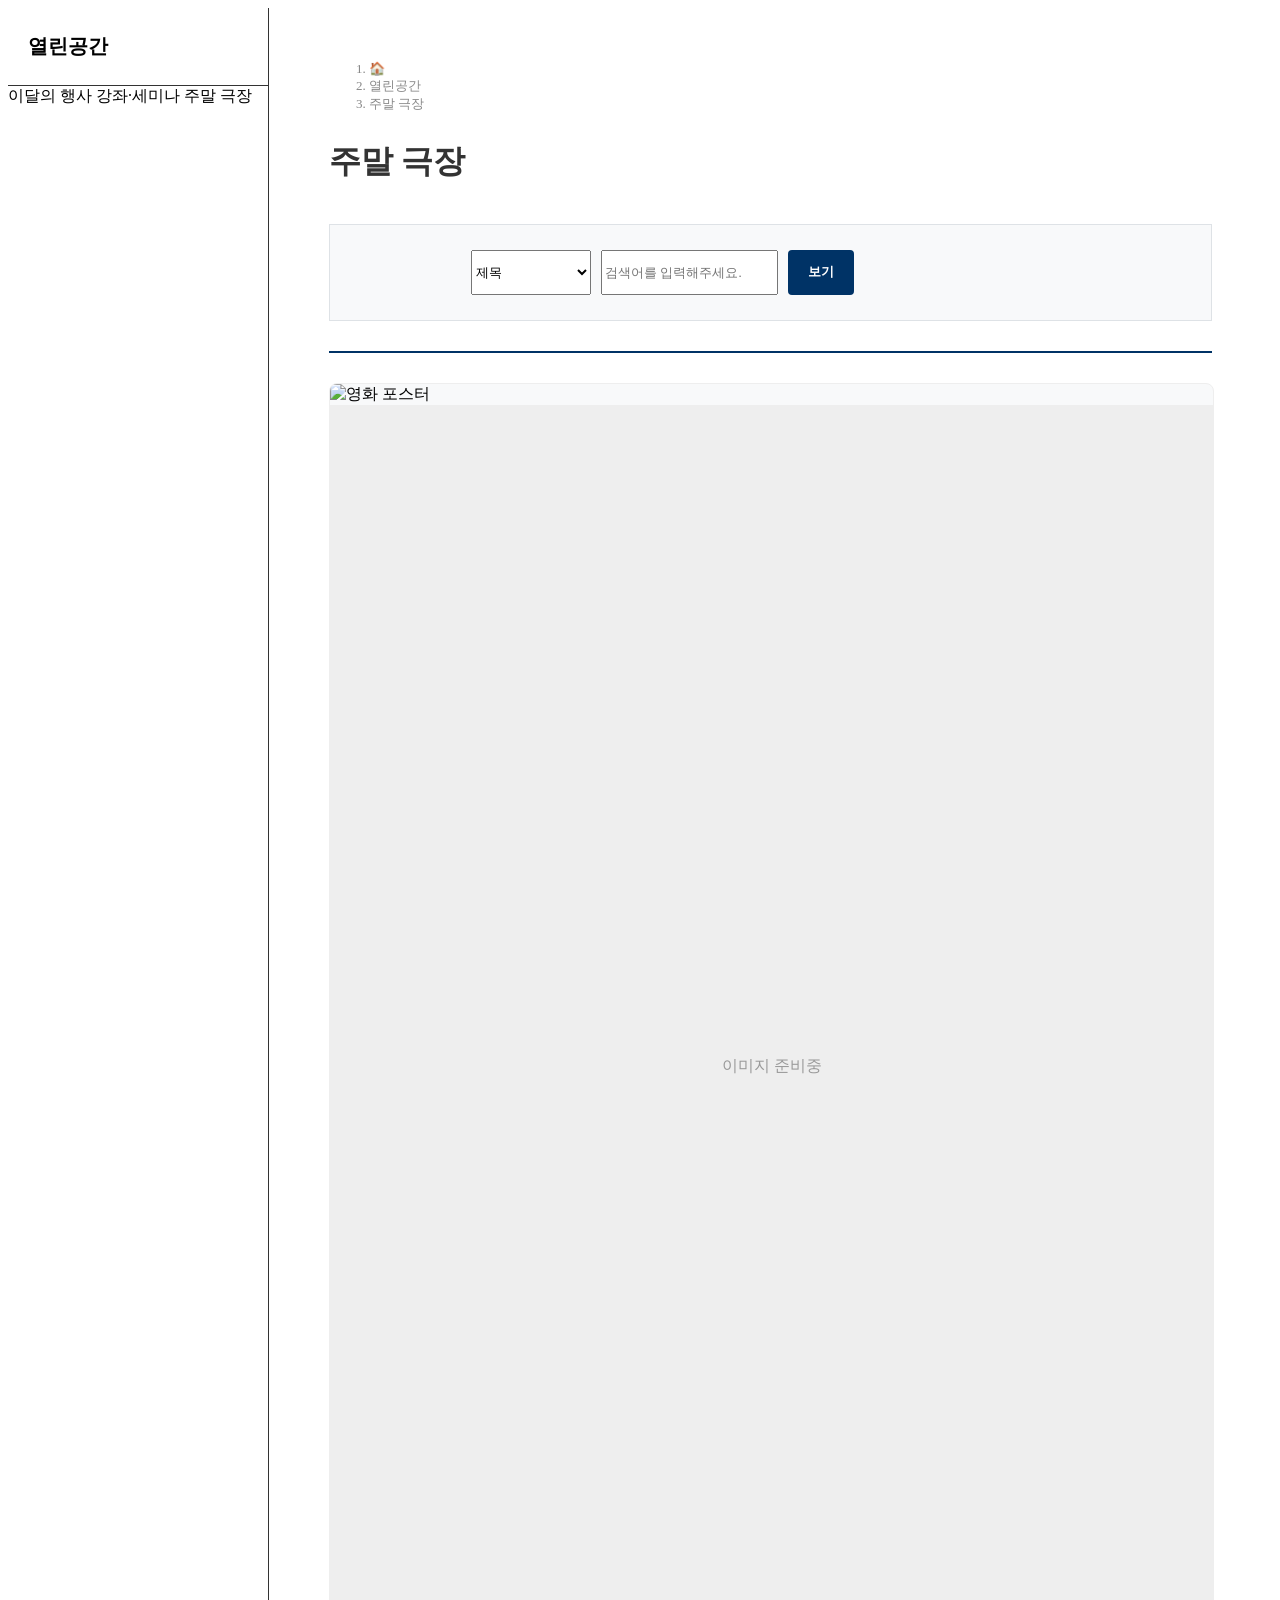
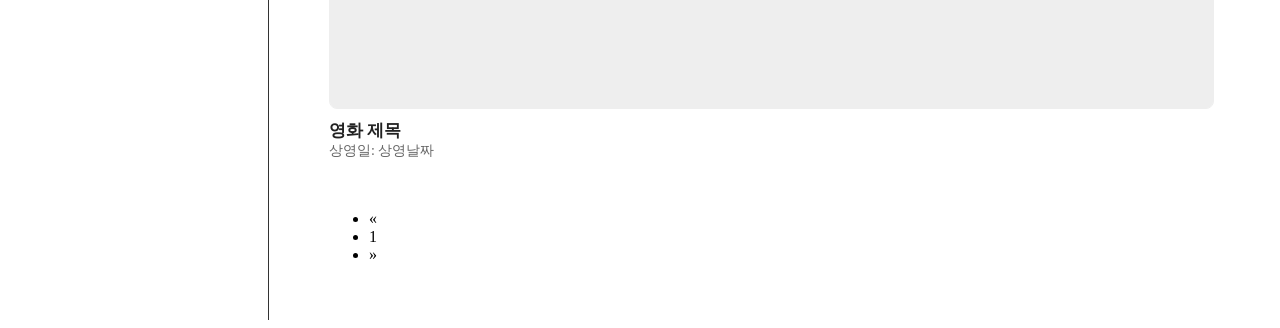
<file: src/main/resources/templates/event/cinema.html>
<!DOCTYPE html>
<html lang="ko"
      xmlns:th="http://www.thymeleaf.org"
      xmlns:layout="http://www.ultraq.net.nz/thymeleaf/layout"
      layout:decorate="~{layout/base}">

<div layout:fragment="content">
    <style>
        /* 영화 카드 전체 정렬을 위한 스타일 */
        .main-wrapper { display: flex; min-height: 100vh; }

        .movie-card {
            border: none;
            transition: transform 0.2s;
            margin-bottom: 20px;
        }
        .movie-card:hover { transform: translateY(-5px); }

        /* [중요] 포스터 크기 고정! */
        .poster-wrapper {
            width: 100%;
            aspect-ratio: 2 / 3; /* 영화 포스터 황금 비율 */
            overflow: hidden;
            background-color: #f8f9fa;
            border-radius: 8px;
            border: 1px solid #eee;
        }

        .poster-img {
            width: 100%;
            height: 100%;
            object-fit: cover; /* 이미지가 박스에 꽉 차게 조절 */
        }

        .movie-title {
            font-size: 17px;
            font-weight: 700;
            color: #222;
            margin-top: 10px;
            display: block;
            overflow: hidden;
            text-overflow: ellipsis;
            white-space: nowrap;
        }

        /* 검색창 버튼 스타일 유지 */
        .btn-search {
            background-color: #003366;
            color: white;
            border: none;
            padding: 0 20px;
            border-radius: 4px;
            font-weight: 600;
        }
    </style>

    <div class="main-wrapper">
        <div class="sidebar d-none d-md-block" style="min-width: 260px; border-right: 1px solid #333; background-color: #fff;">
            <div class="sidebar-title" style="padding: 25px 20px; font-size: 20px; font-weight: bold; border-bottom: 1px solid #333;">열린공간</div>
            <div class="list-group list-group-flush">
                <a th:href="@{/event/list}" class="list-group-item list-group-item-action">이달의 행사</a>
                <a th:href="@{/event/lecture}" class="list-group-item list-group-item-action">강좌·세미나</a>
                <a th:href="@{/event/cinema}" class="list-group-item list-group-item-action active">주말 극장</a>
            </div>
        </div>

        <div class="main-content" style="flex-grow: 1; padding: 40px 60px;">
            <nav aria-label="breadcrumb">
                <ol class="breadcrumb" style="font-size: 13px; color: #888; margin-bottom: 15px;">
                    <li class="breadcrumb-item">🏠</li>
                    <li class="breadcrumb-item">열린공간</li>
                    <li class="breadcrumb-item active">주말 극장</li>
                </ol>
            </nav>

            <h2 style="font-size: 32px; color: #333; font-weight: bold; margin-bottom: 40px;">주말 극장</h2>

            <div class="search-container" style="background-color: #f8f9fa; padding: 25px; border: 1px solid #dee2e6; margin-bottom: 30px; display: flex; justify-content: center;">
                <form th:action="@{/event/cinema}" method="get" class="search-form" style="display: flex; gap: 10px; width: 100%; max-width: 600px; height: 45px;">
                    <select name="type" class="form-select" style="width: 120px;">
                        <option value="t">제목</option>
                    </select>
                    <input type="text" name="keyword" th:value="${keyword}" class="form-control" placeholder="검색어를 입력해주세요.">
                    <button type="submit" class="btn-search">보기</button>
                </form>
            </div>

            <div style="border-top: 2px solid #003366; margin-bottom: 30px;"></div>

            <div class="row row-cols-1 row-cols-sm-2 row-cols-md-4 g-4">
                <div th:each="movie : ${movieList}" class="col">
                    <div class="movie-card h-100">
                        <a th:href="@{/event/read(id=${movie.id})}" class="text-decoration-none">
                            <div class="poster-wrapper">
                                <img th:if="${movie.imageName}" th:src="${movie.imageName}" class="poster-img" alt="영화 포스터">
                                <div th:unless="${movie.imageName}" style="display:flex; align-items:center; justify-content:center; height:100%; color: #999; background: #eee;">
                                    <span>이미지 준비중</span>
                                </div>
                            </div>
                            <div class="movie-info">
                                <span class="movie-title" th:text="${movie.title}">영화 제목</span>
                                <div class="movie-meta" style="font-size: 14px; color: #666;">
                                    상영일: <span th:text="${#temporals.format(movie.eventDate, 'yyyy-MM-dd')}">상영날짜</span>
                                </div>
                            </div>
                        </a>
                    </div>
                </div>
            </div>

            <nav th:if="${page.totalPages > 0}" style="margin-top: 50px;">
                <ul class="pagination justify-content-center">
                    <li class="page-item" th:classappend="${page.first} ? 'disabled'">
                        <a class="page-link" th:href="@{/event/cinema(page=${page.number - 1}, keyword=${keyword})}">&laquo;</a>
                    </li>
                    <li th:each="i : ${#numbers.sequence(0, page.totalPages - 1)}"
                        class="page-item" th:classappend="${i == page.number} ? 'active'">
                        <a class="page-link" th:href="@{/event/cinema(page=${i}, keyword=${keyword})}" th:text="${i + 1}">1</a>
                    </li>
                    <li class="page-item" th:classappend="${page.last} ? 'disabled'">
                        <a class="page-link" th:href="@{/event/cinema(page=${page.number + 1}, keyword=${keyword})}">&raquo;</a>
                    </li>
                </ul>
            </nav>
        </div>
    </div>
</div>
</html>
</file>
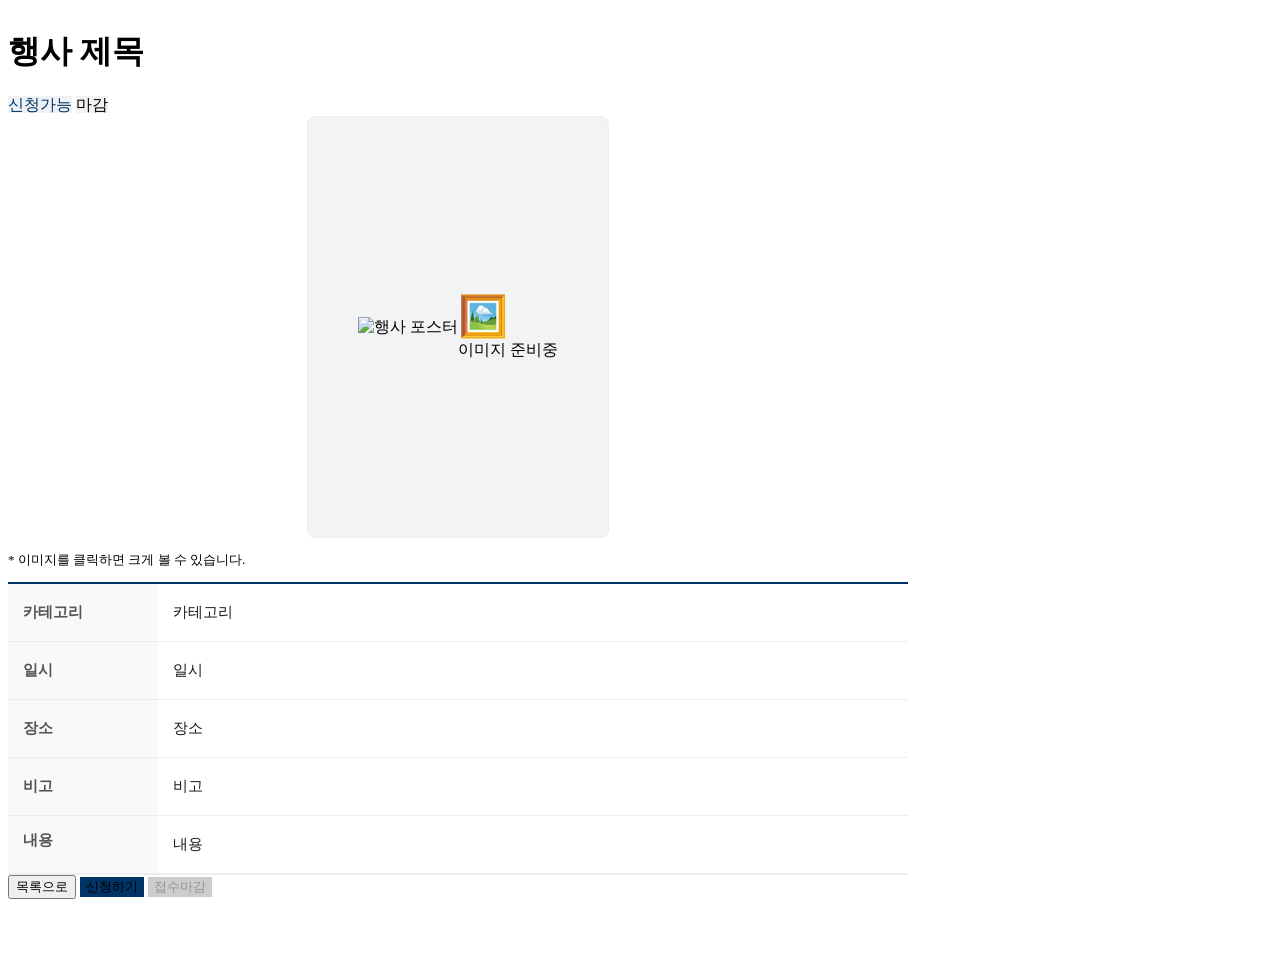
<file: src/main/resources/templates/event/read.html>
<!DOCTYPE html>
<html lang="ko"
      xmlns:th="http://www.thymeleaf.org"
      xmlns:layout="http://www.ultraq.net.nz/thymeleaf/layout"
      layout:decorate="~{layout/base}">
<div layout:fragment="content">
    <style>
        .poster-wrapper {
            width: 100%;
            max-width: 300px;
            height: 420px;
            background-color: #f1f3f5;
            border-radius: 8px;
            overflow: hidden;
            display: flex;
            align-items: center;
            justify-content: center;
            border: 1px solid #eee;
            cursor: pointer;
            margin: 0 auto;
            transition: transform 0.2s;
        }
        .poster-wrapper:hover { transform: scale(1.02); }
        .poster-wrapper img { max-width: 100%; max-height: 100%; object-fit: contain; }

        .info-table { border-top: 2px solid #003366; width: 100%; }
        .info-row { display: flex; border-bottom: 1px solid #eee; }
        .info-label { width: 120px; background: #f9f9f9; padding: 15px; font-weight: 600; font-size: 15px; color: #555; flex-shrink: 0; display: flex; align-items: center; }
        .info-value {
            flex: 1;
            padding: 15px;
            font-size: 15px;
            color: #1a1a1a;
            line-height: 1.8;
            word-break: break-all;
        }

        .content-text {
            white-space: pre-wrap;
            word-break: break-all;
            overflow-wrap: break-word;
            margin: 0;
            display: block;
        }

        .modal-content { background: none; border: none; }
        .detail-container { max-width: 900px; margin-top: 30px; margin-bottom: 50px; }
    </style>

    <div class="container detail-container p-4 p-md-5 bg-white shadow rounded-3">
        <div class="d-flex justify-content-between align-items-center pb-3 mb-4 border-bottom border-2" style="border-color: #003366 !important;">
            <h1 class="h4 mb-0 fw-bold" th:text="${dto.title}">행사 제목</h1>
            <div th:if="${dto.category != 'M'}" th:with="today=${#temporals.createToday()}">
                <span th:if="${dto.eventDate != null and dto.eventDate.toLocalDate() >= today}" class="badge rounded-pill px-3 py-2" style="background-color: #eef2f7; color: #003366;">신청가능</span>
                <span th:unless="${dto.eventDate != null and dto.eventDate.toLocalDate() >= today}" class="badge rounded-pill px-3 py-2 border text-muted" style="background-color: #f2f2f2;">마감</span>
            </div>
        </div>

        <div class="row g-4 mb-5">
            <div class="col-12 text-center" th:if="${dto.category == 'G' or dto.category == 'M'}">
                <div class="poster-wrapper shadow-sm mx-auto" data-bs-toggle="modal" data-bs-target="#imageModal">
                    <img th:if="${dto.imageName != null and dto.imageName != ''}" th:src="${dto.imageName}" alt="행사 포스터">
                    <div th:unless="${dto.imageName != null and dto.imageName != ''}" class="no-image text-muted">
                        <div style="font-size: 40px;">🖼️</div>
                        <div class="small">이미지 준비중</div>
                    </div>
                </div>
                <p class="text-muted mt-2" style="font-size: 13px;">* 이미지를 클릭하면 크게 볼 수 있습니다.</p>
            </div>

            <div class="col-12">
                <div class="info-table shadow-sm rounded-1 overflow-hidden">
                    <div class="info-row">
                        <div class="info-label">카테고리</div>
                        <div class="info-value" th:text="${dto.category}">카테고리</div>
                    </div>
                    <div class="info-row">
                        <div class="info-label">일시</div>
                        <div class="info-value" th:text="${dto.eventDate != null ? #temporals.format(dto.eventDate, 'yyyy-MM-dd HH:mm') : '-'}">일시</div>
                    </div>
                    <div class="info-row">
                        <div class="info-label">장소</div>
                        <div class="info-value" th:text="${dto.place}">장소</div>
                    </div>
                    <div class="info-row">
                        <div class="info-label">비고</div>
                        <div class="info-value" th:text="${dto.extraInfo != null and dto.extraInfo != '' ? dto.extraInfo : '-'}">비고</div>
                    </div>
                    <div class="info-row" style="border-bottom: 2px solid #eee;">
                        <div class="info-label" style="align-items: flex-start; padding-top: 15px;">내용</div>
                        <div class="info-value">
                            <p class="content-text" th:text="${dto.content}">내용</p>
                        </div>
                    </div>
                </div>
            </div>
        </div>

        <div class="d-flex justify-content-center gap-2 pt-4 border-top">
            <button type="button" class="btn btn-outline-secondary px-4 py-2" onclick="history.back();">목록으로</button>
            <th:block th:if="${dto.category != 'M'}" th:with="today=${#temporals.createToday()}">
                <button th:if="${dto.eventDate != null and dto.eventDate.toLocalDate() >= today}" type="button" class="btn btn-primary px-4 py-2" id="applyBtn" style="background-color: #003366; border: none;">신청하기</button>
                <button th:unless="${dto.eventDate != null and dto.eventDate.toLocalDate() >= today}" type="button" class="btn btn-secondary px-4 py-2" disabled style="background-color: #ccc; border: none;">접수마감</button>
            </th:block>
        </div>
    </div>

    <div class="modal fade" id="imageModal" tabindex="-1" aria-hidden="true">
        <div class="modal-dialog modal-dialog-centered modal-lg">
            <div class="modal-content">
                <div class="modal-body p-0 text-center">
                    <img th:if="${dto.imageName != null and dto.imageName != ''}" th:src="${dto.imageName}"
                         class="img-fluid rounded shadow-lg" data-bs-dismiss="modal" style="cursor: zoom-out; max-height: 90vh;">
                </div>
            </div>
        </div>
    </div>
</div>

<th:block layout:fragment="script">
    <script th:inline="javascript">
        const applyBtn = document.getElementById('applyBtn');
        if (applyBtn) {
            applyBtn.addEventListener('click', function(e) {
                e.preventDefault();
                const eventId = [[${dto.id}]];
                if (confirm('이 행사에 신청하시겠습니까?')) {
                    fetch('/event/apply', {
                        method: 'POST',
                        headers: { 'Content-Type': 'application/json' },
                        body: JSON.stringify({ eventId: eventId })
                    })
                        .then(res => {
                            if (res.status === 401) {
                                if (confirm('로그인이 필요한 서비스입니다. 로그인 페이지로 이동하시겠습니까?')) {
                                    location.href = '/member/login';
                                }
                            } else if (res.ok) {
                                alert('신청이 완료되었습니다!');
                                location.reload();
                            } else if (res.status === 409) {
                                alert('이미 신청하신 행사입니다.');
                            } else {
                                alert('신청 처리 중 오류가 발생했습니다.');
                            }
                        })
                        .catch(err => {
                            console.error('Error:', err);
                            alert('서버 통신 오류가 발생했습니다.');
                        });
                }
            });
        }
    </script>
</th:block>
</html>
</file>
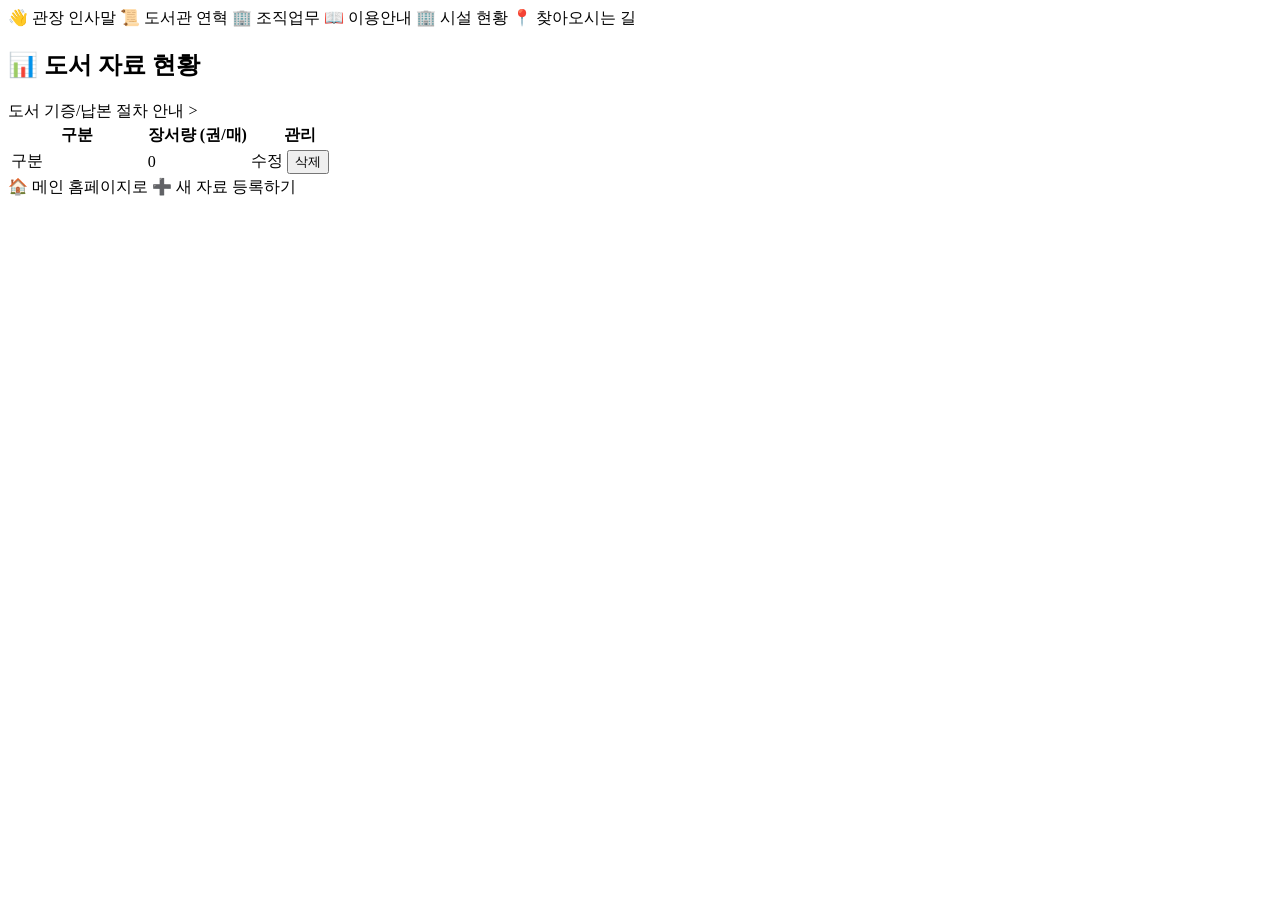
<file: src/main/resources/templates/info/basic.html>
<!DOCTYPE html>
<html lang="ko"
      xmlns:th="http://www.thymeleaf.org"
      xmlns:layout="http://www.ultraq.net.nz/thymeleaf/layout"
      layout:decorate="~{layout/base}">
<body>
<div layout:fragment="content">

    <div class="d-flex justify-content-center gap-2 mb-5">
        <a th:href="@{/info}" class="btn btn-outline-dark btn-sm shadow-sm">
            👋 관장 인사말
        </a>
        <a th:href="@{/info/history}" class="btn btn-outline-dark btn-sm shadow-sm">
            📜 도서관 연혁
        </a>
        <a th:href="@{/info/organization}" class="btn btn-outline-dark btn-sm shadow-sm">
            🏢 조직업무
        </a>
        <a th:href="@{/info/guide}" class="btn btn-outline-dark btn-sm shadow-sm">
            📖 이용안내
        </a>
        <a th:href="@{/info/facilities}" class="btn btn-outline-dark btn-sm shadow-sm">
            🏢 시설 현황
        </a>
        <a th:href="@{/info/map}" class="btn btn-outline-dark btn-sm shadow-sm">
            📍 찾아오시는 길
        </a>
    </div>

    <div class="d-flex justify-content-between align-items-center mb-4">
        <h2 class="fw-bold m-0">📊 도서 자료 현황</h2>
        <a th:href="@{/info/donation}" class="text-decoration-none fw-bold text-primary">도서 기증/납본 절차 안내 ></a>
    </div>

    <div class="table-responsive shadow-sm rounded border">
        <table class="table table-hover text-center align-middle mb-0">
            <thead class="table-light">
            <tr>
                <th style="width: 40%">구분</th>
                <th style="width: 30%">장서량 (권/매)</th>
                <th style="width: 30%">관리</th>
            </tr>
            </thead>
            <tbody>
            <tr th:each="stat : ${stats}">
                <td class="fw-bold" th:text="${stat.categoryName}">구분</td>
                <td th:text="${#numbers.formatInteger(stat.itemCount, 0, 'COMMA')}">0</td>
                <td>
                    <div class="btn-group">
                        <a th:href="@{/info/modify(id=${stat.statId})}" class="btn btn-success btn-sm px-3">수정</a>
                        <form th:action="@{/info/remove}" method="post" style="display:inline;">
                            <input type="hidden" name="statId" th:value="${stat.statId}">
                            <button type="submit" class="btn btn-danger btn-sm px-3" onclick="return confirm('정말 삭제하시겠습니까?')">삭제</button>
                        </form>
                    </div>
                </td>
            </tr>
            </tbody>
        </table>
    </div>

    <div class="d-flex justify-content-between mt-5">
        <a th:href="@{/}" class="btn btn-dark px-4 shadow-sm">🏠 메인 홈페이지로</a>
        <a th:href="@{/info/register}" class="btn btn-primary px-4 shadow-sm">➕ 새 자료 등록하기</a>
    </div>

</div>
</body>
</html>
</file>
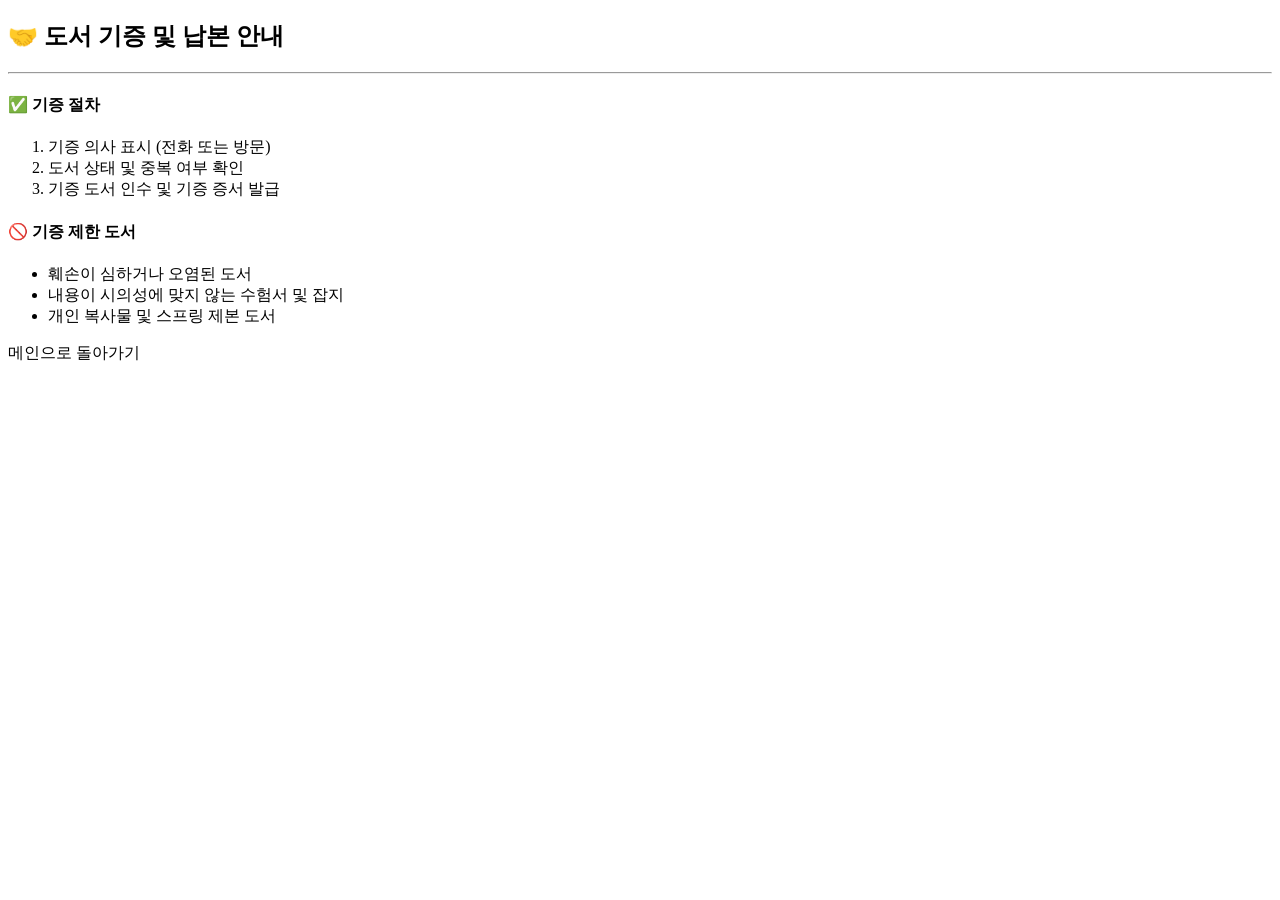
<file: src/main/resources/templates/info/donation.html>
<!DOCTYPE html>
<html lang="ko"
      xmlns:th="http://www.thymeleaf.org"
      xmlns:layout="http://www.ultraq.net.nz/thymeleaf/layout"
      layout:decorate="~{layout/base}">
<body>
<div layout:fragment="content">

    <!--<div class="d-flex justify-content-center gap-2 mb-5">
        <a th:href="@{/info}" class="btn btn-outline-dark btn-sm shadow-sm">👋 관장 인사말</a>
        <a th:href="@{/info/history}" class="btn btn-outline-dark btn-sm shadow-sm">📜 도서관 연혁</a>
        <a th:href="@{/info/organization}" class="btn btn-outline-dark btn-sm shadow-sm">🏢 조직업무</a>
        <a th:href="@{/info/guide}" class="btn btn-outline-dark btn-sm shadow-sm">📖 이용안내</a>
        <a th:href="@{/info/facilities}" class="btn btn-outline-dark btn-sm shadow-sm">🏢 시설 현황</a>
        <a th:href="@{/info/map}" class="btn btn-outline-dark btn-sm shadow-sm">📍 찾아오시는 길</a>
    </div>-->

    <h2 class="mb-4 fw-bold">🤝 도서 기증 및 납본 안내</h2>
    <hr>

    <div class="p-4 bg-light rounded shadow-sm">
        <h4 class="fw-bold mb-3">✅ 기증 절차</h4>
        <ol class="list-group list-group-numbered border-0">
            <li class="list-group-item bg-transparent border-0">기증 의사 표시 (전화 또는 방문)</li>
            <li class="list-group-item bg-transparent border-0">도서 상태 및 중복 여부 확인</li>
            <li class="list-group-item bg-transparent border-0">기증 도서 인수 및 기증 증서 발급</li>
        </ol>

        <h4 class="fw-bold mt-5 mb-3">🚫 기증 제한 도서</h4>
        <ul class="text-danger">
            <li>훼손이 심하거나 오염된 도서</li>
            <li>내용이 시의성에 맞지 않는 수험서 및 잡지</li>
            <li>개인 복사물 및 스프링 제본 도서</li>
        </ul>
    </div>

    <div class="text-center mt-5">
        <a th:href="@{/}" class="btn btn-dark px-5 shadow-sm">메인으로 돌아가기</a>
    </div>
</div>
</body>
</html>
</file>
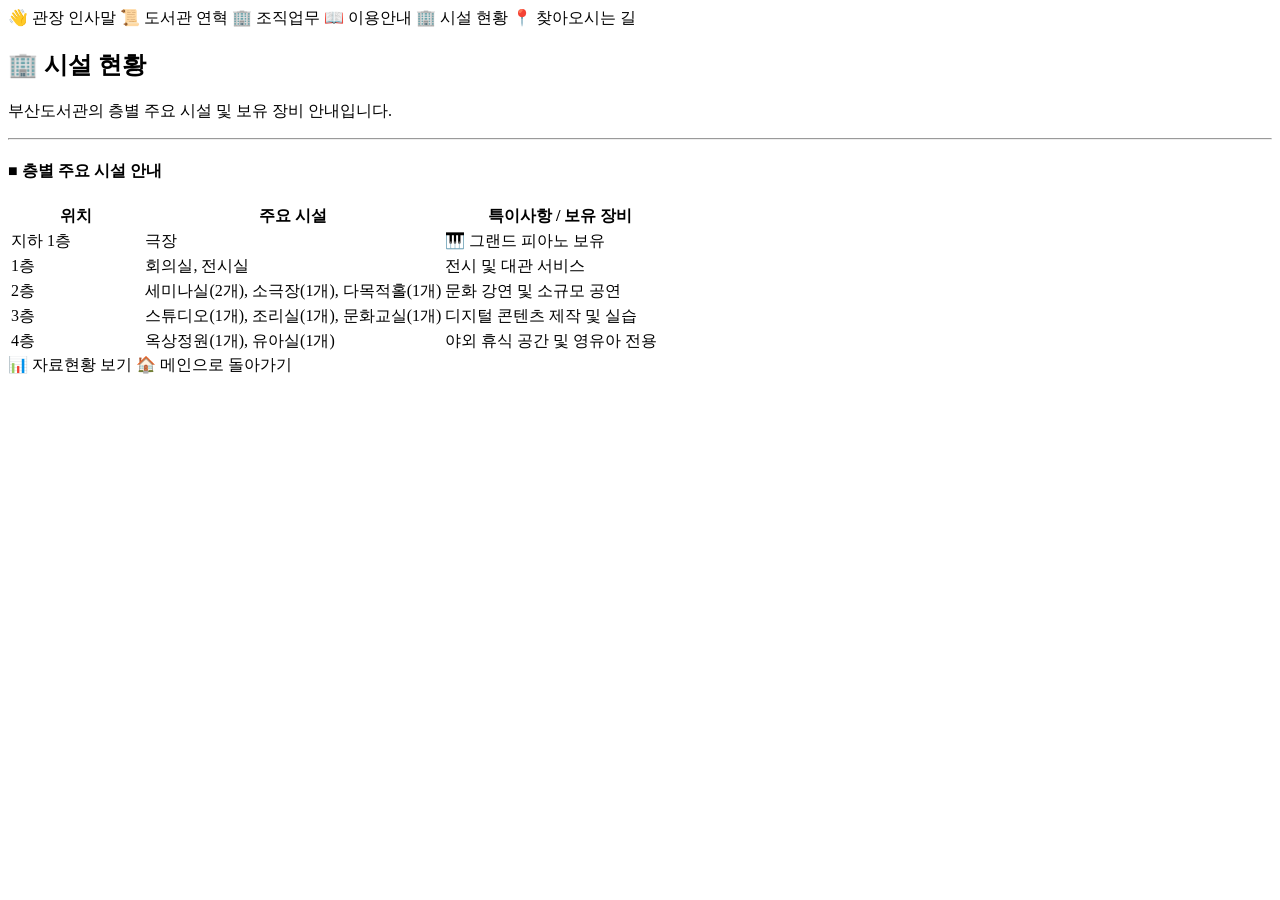
<file: src/main/resources/templates/info/facilities.html>
<!DOCTYPE html>
<html lang="ko"
      xmlns:th="http://www.thymeleaf.org"
      xmlns:layout="http://www.ultraq.net.nz/thymeleaf/layout"
      layout:decorate="~{layout/base}">
<body>
<div layout:fragment="content">

    <div class="d-flex justify-content-center gap-2 mb-5">
        <a th:href="@{/info}" class="btn btn-outline-dark btn-sm shadow-sm">👋 관장 인사말</a>
        <a th:href="@{/info/history}" class="btn btn-outline-dark btn-sm shadow-sm">📜 도서관 연혁</a>
        <a th:href="@{/info/organization}" class="btn btn-outline-dark btn-sm shadow-sm">🏢 조직업무</a>
        <a th:href="@{/info/guide}" class="btn btn-outline-dark btn-sm shadow-sm">📖 이용안내</a>
        <a th:href="@{/info/facilities}" class="btn btn-outline-dark btn-sm shadow-sm active">🏢 시설 현황</a>
        <a th:href="@{/info/map}" class="btn btn-outline-dark btn-sm shadow-sm">📍 찾아오시는 길</a>
    </div>

    <h2 class="mb-4 fw-bold">🏢 시설 현황</h2>
    <p class="text-muted">부산도서관의 층별 주요 시설 및 보유 장비 안내입니다.</p>
    <hr>

    <div class="mb-5">
        <h4 class="border-start border-primary border-4 ps-2 mb-4 fw-bold text-dark">■ 층별 주요 시설 안내</h4>
        <div class="table-responsive shadow-sm rounded border">
            <table class="table table-bordered text-center align-middle mb-0">
                <thead class="table-primary text-white">
                <tr>
                    <th style="width: 20%">위치</th>
                    <th style="width: 45%">주요 시설</th>
                    <th style="width: 35%">특이사항 / 보유 장비</th>
                </tr>
                </thead>
                <tbody>
                <tr>
                    <td class="fw-bold bg-light">지하 1층</td>
                    <td>극장</td>
                    <td class="text-primary fw-bold">🎹 그랜드 피아노 보유</td>
                </tr>
                <tr>
                    <td class="fw-bold bg-light">1층</td>
                    <td>회의실, 전시실</td>
                    <td>전시 및 대관 서비스</td>
                </tr>
                <tr>
                    <td class="fw-bold bg-light">2층</td>
                    <td>세미나실(2개), 소극장(1개), 다목적홀(1개)</td>
                    <td>문화 강연 및 소규모 공연</td>
                </tr>
                <tr>
                    <td class="fw-bold bg-light">3층</td>
                    <td>스튜디오(1개), 조리실(1개), 문화교실(1개)</td>
                    <td>디지털 콘텐츠 제작 및 실습</td>
                </tr>
                <tr>
                    <td class="fw-bold bg-light">4층</td>
                    <td>옥상정원(1개), 유아실(1개)</td>
                    <td>야외 휴식 공간 및 영유아 전용</td>
                </tr>
                </tbody>
            </table>
        </div>
    </div>

    <div class="text-center mt-5">
        <a th:href="@{/info/basic}" class="btn btn-outline-primary px-4 me-2 shadow-sm">📊 자료현황 보기</a>
        <a th:href="@{/}" class="btn btn-dark px-4 shadow-sm">🏠 메인으로 돌아가기</a>
    </div>
</div>

<script layout:fragment="script" th:inline="javascript">
    console.log("지하 1층(극장/그랜드피아노) 포함 시설 현황 업데이트 완료");
</script>
</body>
</html>
</file>
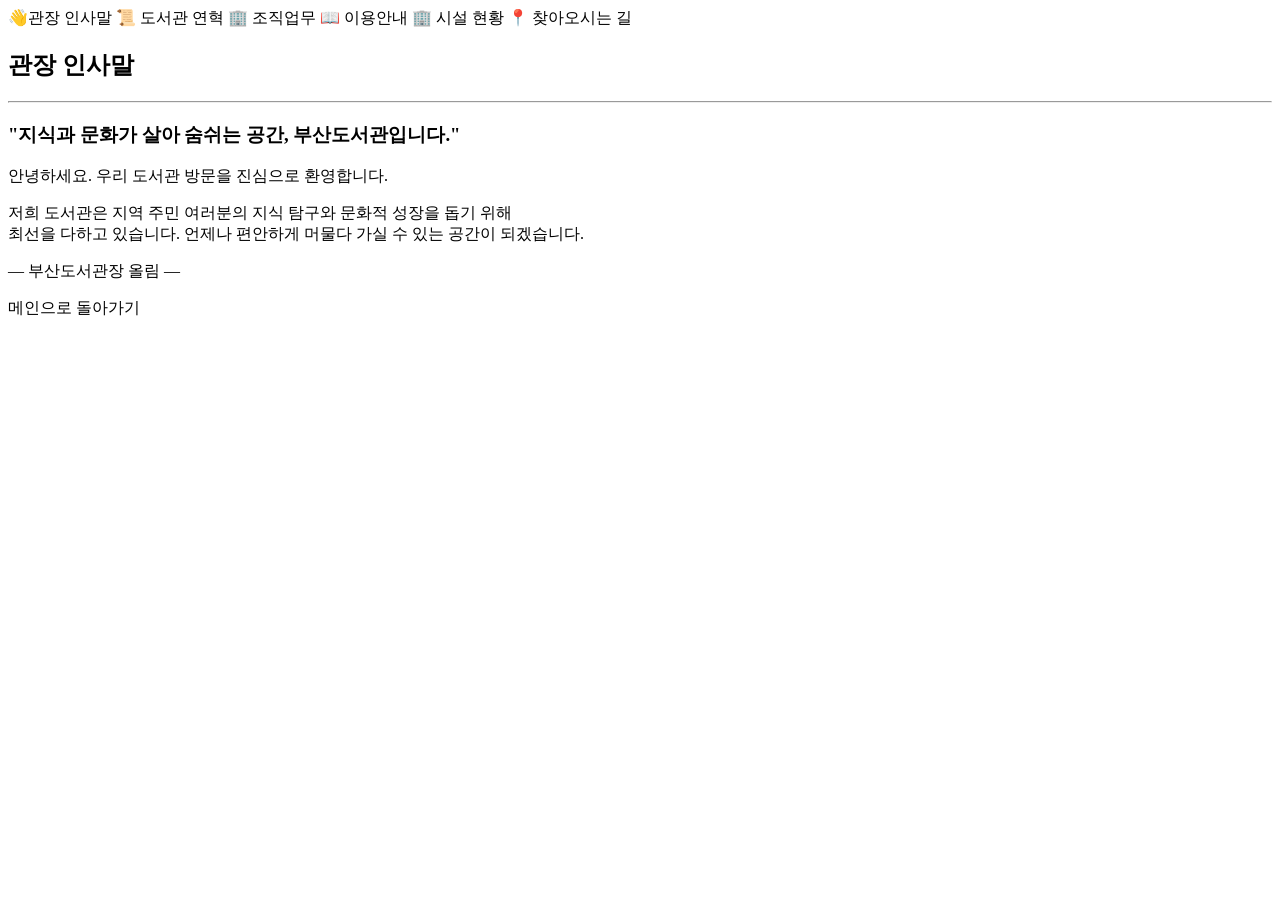
<file: src/main/resources/templates/info/greeting.html>
<!DOCTYPE html>
<html lang="ko"
      xmlns:th="http://www.thymeleaf.org"
      xmlns:layout="http://www.ultraq.net.nz/thymeleaf/layout"
      layout:decorate="~{layout/base}">
<body>
<div layout:fragment="content">

    <div class="d-flex justify-content-center gap-2 mb-5">
        <a th:href="@{/info/greeting}" class="btn btn-outline-dark btn-sm shadow-sm active">
            👋관장 인사말
        </a>
        <a th:href="@{/info/history}" class="btn btn-outline-dark btn-sm shadow-sm">
            📜 도서관 연혁
        </a>
        <a th:href="@{/info/organization}" class="btn btn-outline-dark btn-sm shadow-sm">
            🏢 조직업무
        </a>
        <a th:href="@{/info/guide}" class="btn btn-outline-dark btn-sm shadow-sm">
            📖 이용안내
        </a>
        <a th:href="@{/info/facilities}" class="btn btn-outline-dark btn-sm shadow-sm">
            🏢 시설 현황
        </a>
        <a th:href="@{/info/map}" class="btn btn-outline-dark btn-sm shadow-sm">
            📍 찾아오시는 길
        </a>
    </div>

    <h2 class="mb-4 fw-bold">관장 인사말</h2>
    <hr>
    <div class="p-5 mb-4 bg-light rounded-3 shadow-sm">
        <div class="container-fluid py-5 text-center">
            <h3 class="fw-bold text-primary mb-4">"지식과 문화가 살아 숨쉬는 공간, 부산도서관입니다."</h3>
            <p class="fs-5 mt-4">안녕하세요. 우리 도서관 방문을 진심으로 환영합니다.</p>
            <p class="fs-5">저희 도서관은 지역 주민 여러분의 지식 탐구와 문화적 성장을 돕기 위해<br>
                최선을 다하고 있습니다. 언제나 편안하게 머물다 가실 수 있는 공간이 되겠습니다.</p>
            <p class="text-end fw-bold mt-5 fs-4">— 부산도서관장 올림 —</p>
        </div>
    </div>
    <div class="text-center mt-4">
        <a th:href="@{/}" class="btn btn-dark px-5 shadow-sm">메인으로 돌아가기</a>
    </div>
</div>
</body>
</html>
</file>
<file: src/main/resources/static/style.css>
/* ─── CSS VARIABLES ─────────────────────────────── */
:root {
    --ink:        #16213e;
    --ink-mid:    #2a2a4a;
    --paper:      #f4f0e8;
    --paper-mid:  #ede8dd;
    --paper-dark: #e3ddd0;
    --accent:     #b5341e;
    --accent-lt:  #f5ece9;
    --gold:       #b07d2a;
    --teal:       #1a7a6e;
    --teal-lt:    #e6f4f2;
    --amber:      #d97706;
    --amber-lt:   #fef3cd;
    --muted:      #7a7060;
    --border:     #d8d0c0;
    --white:      #ffffff;
    --shadow:     0 2px 12px rgba(22,33,62,0.07);
    --shadow-lg:  0 8px 32px rgba(22,33,62,0.12);
}
*, *::before, *::after { box-sizing: border-box; margin: 0; padding: 0; }

body {
    font-family: 'Noto Sans KR', sans-serif;
    background: var(--paper);
    color: var(--ink);
    min-height: 100vh;
    display: flex;
}

/* ─── SIDEBAR ─────────────────────────────────────── */
#sidebar {
    width: 230px;
    min-height: 100vh;
    background: var(--ink);
    display: flex;
    flex-direction: column;
    position: fixed;
    top: 0; left: 0;
    z-index: 200;
    transition: transform 0.3s;
}
.sb-brand {
    padding: 26px 22px 20px;
    border-bottom: 1px solid rgba(255,255,255,0.07);
}
.sb-brand-icon { font-size: 1.8rem; color: var(--gold); }
.sb-brand-name {
    font-family: 'Noto Serif KR', serif;
    font-size: 1.15rem;
    font-weight: 700;
    color: #f4f0e8;
    margin-top: 6px;
    letter-spacing: -0.02em;
}
.sb-brand-tag {
    font-family: 'IBM Plex Mono', monospace;
    font-size: 0.6rem;
    color: rgba(255,255,255,0.28);
    letter-spacing: 0.14em;
    text-transform: uppercase;
    margin-top: 2px;
}
.sb-section-label {
    font-family: 'IBM Plex Mono', monospace;
    font-size: 0.58rem;
    letter-spacing: 0.16em;
    text-transform: uppercase;
    color: rgba(255,255,255,0.22);
    padding: 16px 22px 5px;
}
.sb-nav { padding: 10px 0; flex: 1; }
.sb-btn {
    display: flex;
    align-items: center;
    gap: 11px;
    width: 100%;
    padding: 10px 22px;
    background: none;
    border: none;
    border-left: 3px solid transparent;
    color: rgba(255,255,255,0.45);
    font-family: 'Noto Sans KR', sans-serif;
    font-size: 0.84rem;
    cursor: pointer;
    transition: all 0.15s;
    text-align: left;
}
.sb-btn i { font-size: 0.95rem; min-width: 18px; }
.sb-btn:hover { color: rgba(255,255,255,0.85); background: rgba(255,255,255,0.05); }
.sb-btn.active {
    color: #f4f0e8;
    background: rgba(181,52,30,0.2);
    border-left-color: var(--accent);
    font-weight: 500;
}
.sb-footer {
    padding: 14px 22px;
    border-top: 1px solid rgba(255,255,255,0.07);
}
.sb-user { display: flex; align-items: center; gap: 10px; }
.sb-avatar {
    width: 30px; height: 30px;
    border-radius: 50%;
    background: var(--accent);
    display: flex; align-items: center; justify-content: center;
    font-size: 0.72rem; font-weight: 700; color: white; flex-shrink: 0;
}
.sb-uname { font-size: 0.78rem; color: #f4f0e8; font-weight: 500; }
.sb-urole { font-size: 0.68rem; color: rgba(255,255,255,0.35); }

/* ─── MAIN & TOPBAR ──────────────────────────────── */
#main { margin-left: 230px; flex: 1; min-height: 100vh; display: flex; flex-direction: column; }

.topbar {
    background: var(--white);
    border-bottom: 1px solid var(--border);
    padding: 14px 30px;
    display: flex;
    align-items: center;
    justify-content: space-between;
    position: sticky; top: 0; z-index: 100;
}
.topbar-title {
    font-family: 'Noto Serif KR', serif;
    font-size: 1rem;
    font-weight: 700;
    color: var(--ink);
}
.topbar-bc {
    font-family: 'IBM Plex Mono', monospace;
    font-size: 0.65rem;
    color: var(--muted);
    margin-top: 1px;
}
.topbar-right { display: flex; align-items: center; gap: 14px; }
.topbar-date {
    font-family: 'IBM Plex Mono', monospace;
    font-size: 0.7rem;
    color: var(--muted);
}

.content { padding: 26px 30px; }

/* ─── PAGE TRANSITION ────────────────────────────── */
.page { display: none; animation: fadeIn 0.2s ease; }
.page.active { display: block; }
@keyframes fadeIn { from { opacity: 0; transform: translateY(6px); } to { opacity: 1; transform: none; } }

/* ─── STAT CARDS ─────────────────────────────────── */
.stats-grid { display: grid; grid-template-columns: repeat(4, 1fr); gap: 14px; margin-bottom: 24px; }
.stat-card {
    background: var(--white);
    border: 1px solid var(--border);
    border-radius: 10px;
    padding: 18px 20px;
    position: relative;
    overflow: hidden;
    box-shadow: var(--shadow);
}
.stat-card::after {
    content: '';
    position: absolute;
    top: 0; left: 0; right: 0;
    height: 3px;
    border-radius: 10px 10px 0 0;
}
.sc-blue::after  { background: #2980b9; }
.sc-teal::after  { background: var(--teal); }
.sc-red::after   { background: var(--accent); }
.sc-amber::after { background: var(--amber); }
.stat-label { font-size: 0.68rem; color: var(--muted); text-transform: uppercase; letter-spacing: 0.06em; font-weight: 500; margin-bottom: 8px; }
.stat-value { font-family: 'IBM Plex Mono', monospace; font-size: 2rem; font-weight: 600; line-height: 1; color: var(--ink); }
.stat-sub   { font-size: 0.7rem; color: var(--muted); margin-top: 5px; }
.stat-icon  { position: absolute; right: 16px; top: 50%; transform: translateY(-50%); font-size: 2rem; opacity: 0.07; }

/* ─── SECTION CARD ───────────────────────────────── */
.section-card {
    background: var(--white);
    border: 1px solid var(--border);
    border-radius: 10px;
    overflow: hidden;
    box-shadow: var(--shadow);
    margin-bottom: 22px;
}
.section-head {
    padding: 16px 22px;
    border-bottom: 1px solid var(--border);
    display: flex;
    align-items: center;
    justify-content: space-between;
    background: var(--white);
}
.section-title {
    font-family: 'Noto Serif KR', serif;
    font-size: 0.92rem;
    font-weight: 700;
    color: var(--ink);
}

/* ─── FILTER BAR ─────────────────────────────────── */
.filter-bar {
    padding: 13px 22px;
    background: var(--paper);
    border-bottom: 1px solid var(--border);
    display: flex;
    gap: 8px;
    flex-wrap: wrap;
    align-items: center;
}
.filter-bar .form-control,
.filter-bar .form-select {
    font-size: 0.8rem;
    border-color: var(--border);
    background: var(--white);
    color: var(--ink);
    border-radius: 6px;
    height: 34px;
    padding: 0 10px;
}
.filter-bar .form-control:focus,
.filter-bar .form-select:focus {
    border-color: var(--accent);
    box-shadow: 0 0 0 3px rgba(181,52,30,0.1);
    outline: none;
}

/* ─── TABLE ──────────────────────────────────────── */
.table-wrap { overflow-x: auto; }
table { width: 100%; border-collapse: collapse; min-width: 600px; }
thead tr { background: var(--paper); }
thead th {
    font-family: 'IBM Plex Mono', monospace;
    font-size: 0.65rem;
    font-weight: 600;
    color: var(--muted);
    letter-spacing: 0.1em;
    text-transform: uppercase;
    padding: 11px 16px;
    border-bottom: 1px solid var(--border);
    white-space: nowrap;
}
tbody tr {
    border-bottom: 1px solid var(--paper-dark);
    transition: background 0.12s;
}
tbody tr:last-child { border-bottom: none; }
tbody tr:hover { background: #fdf8f0; }
td { padding: 12px 16px; font-size: 0.84rem; vertical-align: middle; }
.td-mono   { font-family: 'IBM Plex Mono', monospace; font-size: 0.76rem; }
.td-book   { font-weight: 500; }
.td-muted  { color: var(--muted); font-size: 0.8rem; }

/* ─── STATUS BADGES ──────────────────────────────── */
.badge-s {
    display: inline-flex;
    align-items: center;
    gap: 5px;
    padding: 3px 9px;
    border-radius: 20px;
    font-size: 0.69rem;
    font-weight: 600;
}
.badge-s::before { content: ''; width: 5px; height: 5px; border-radius: 50%; }
.bs-rented   { background: var(--teal-lt);  color: var(--teal);  }
.bs-rented::before   { background: var(--teal); }
.bs-overdue  { background: #fdecea; color: var(--accent); }
.bs-overdue::before  { background: var(--accent); }
.bs-returned { background: #edf0f5; color: #666; }
.bs-returned::before { background: #aaa; }
.bs-renewed  { background: var(--amber-lt); color: var(--amber); }
.bs-renewed::before  { background: var(--amber); }

/* ─── BUTTONS ────────────────────────────────────── */
.btn-ink {
    background: var(--ink); color: #f4f0e8;
    border: none; border-radius: 7px;
    font-size: 0.8rem; font-weight: 500;
    padding: 7px 16px; cursor: pointer;
    transition: background 0.15s;
    display: inline-flex; align-items: center; gap: 6px;
}
.btn-ink:hover { background: var(--ink-mid); }

.btn-accent {
    background: var(--accent); color: white;
    border: none; border-radius: 7px;
    font-size: 0.8rem; font-weight: 500;
    padding: 7px 16px; cursor: pointer;
    transition: background 0.15s;
    display: inline-flex; align-items: center; gap: 6px;
}
.btn-accent:hover { background: #9c2a18; }

.btn-teal {
    background: var(--teal); color: white;
    border: none; border-radius: 7px;
    font-size: 0.8rem; font-weight: 500;
    padding: 7px 16px; cursor: pointer;
    transition: background 0.15s;
    display: inline-flex; align-items: center; gap: 6px;
}
.btn-teal:hover { background: #155f56; }

.btn-ghost {
    background: none; border: 1px solid var(--border);
    color: var(--ink); border-radius: 7px;
    font-size: 0.8rem; padding: 7px 14px;
    cursor: pointer; transition: all 0.15s;
    display: inline-flex; align-items: center; gap: 6px;
}
.btn-ghost:hover { border-color: var(--accent); color: var(--accent); }

.btn-sm-action {
    border: none; border-radius: 6px;
    padding: 4px 11px; font-size: 0.74rem;
    font-weight: 500; cursor: pointer;
    transition: all 0.12s;
}
.bsa-return { background: var(--teal-lt);  color: var(--teal); }
.bsa-return:hover  { background: var(--teal);  color: white; }
.bsa-renew  { background: var(--amber-lt); color: var(--amber); }
.bsa-renew:hover   { background: var(--amber); color: white; }
.bsa-detail { background: var(--paper-mid); color: var(--ink); }
.bsa-detail:hover  { background: var(--ink); color: white; }

/* ─── FORM ───────────────────────────────────────── */
.form-grid   { display: grid; gap: 16px; padding: 24px 22px; }
.form-grid-2 { grid-template-columns: 1fr 1fr; }
.form-label-custom {
    font-family: 'IBM Plex Mono', monospace;
    font-size: 0.68rem; letter-spacing: 0.08em;
    text-transform: uppercase; color: var(--muted);
    display: block; margin-bottom: 5px; font-weight: 600;
}
.form-control-custom {
    width: 100%; padding: 9px 13px;
    border: 1px solid var(--border);
    border-radius: 7px; font-size: 0.84rem;
    font-family: 'Noto Sans KR', sans-serif;
    color: var(--ink); background: var(--white);
    transition: border-color 0.15s, box-shadow 0.15s;
}
.form-control-custom:focus {
    outline: none;
    border-color: var(--accent);
    box-shadow: 0 0 0 3px rgba(181,52,30,0.1);
}
.form-hint { font-size: 0.72rem; color: var(--muted); margin-top: 4px; }
.form-footer {
    padding: 16px 22px; border-top: 1px solid var(--border);
    background: var(--paper);
    display: flex; gap: 10px; justify-content: flex-end;
}

/* ─── INLINE ALERT ───────────────────────────────── */
.alert-box {
    padding: 11px 16px; border-radius: 8px;
    font-size: 0.82rem;
    display: none;
    align-items: center; gap: 9px;
    margin: 0 22px 16px;
}
.alert-box.show { display: flex; }
.alert-success { background: var(--teal-lt);  color: var(--teal);   border: 1px solid #a8d8d3; }
.alert-error   { background: #fdecea;          color: var(--accent); border: 1px solid #f1b6af; }
.alert-warn    { background: var(--amber-lt);  color: var(--amber);  border: 1px solid #fcd47a; }

/* ─── DETAIL MODAL ───────────────────────────────── */
.detail-overlay {
    display: none; position: fixed; inset: 0;
    background: rgba(22,33,62,0.45);
    z-index: 500; align-items: center; justify-content: center;
}
.detail-overlay.show { display: flex; }
.detail-panel {
    background: var(--white); border-radius: 14px;
    width: 520px; max-width: 95vw;
    box-shadow: var(--shadow-lg); overflow: hidden;
    animation: slideUp 0.22s ease;
}
@keyframes slideUp { from { transform: translateY(20px); opacity: 0; } to { transform: none; opacity: 1; } }
.detail-header {
    background: var(--ink); padding: 20px 24px;
    display: flex; align-items: center; justify-content: space-between;
}
.detail-header h5 {
    font-family: 'Noto Serif KR', serif;
    font-size: 1rem; color: #f4f0e8; font-weight: 700;
}
.detail-close {
    background: rgba(255,255,255,0.1); border: none;
    color: rgba(255,255,255,0.7);
    width: 28px; height: 28px; border-radius: 50%;
    cursor: pointer; font-size: 1rem;
    display: flex; align-items: center; justify-content: center;
    transition: background 0.15s;
}
.detail-close:hover { background: rgba(255,255,255,0.2); }
.detail-body { padding: 22px 24px; }
.detail-row {
    display: flex; justify-content: space-between;
    align-items: center; padding: 9px 0;
    border-bottom: 1px solid var(--paper-dark);
    font-size: 0.84rem;
}
.detail-row:last-child { border-bottom: none; }
.detail-key {
    font-family: 'IBM Plex Mono', monospace;
    font-size: 0.72rem; color: var(--muted);
    letter-spacing: 0.06em; text-transform: uppercase; font-weight: 500;
}
.detail-val { font-weight: 500; color: var(--ink); }
.detail-footer {
    padding: 14px 24px; border-top: 1px solid var(--border);
    background: var(--paper);
    display: flex; gap: 10px; justify-content: flex-end;
}

/* ─── TOAST ──────────────────────────────────────── */
#toast-container {
    position: fixed; bottom: 24px; right: 24px;
    z-index: 9999; display: flex;
    flex-direction: column; gap: 8px;
}
.toast-msg {
    background: var(--ink); color: #f4f0e8;
    padding: 11px 18px; border-radius: 8px;
    font-size: 0.82rem; display: flex;
    align-items: center; gap: 9px;
    box-shadow: var(--shadow-lg);
    animation: toastIn 0.2s ease; min-width: 220px;
}
.toast-msg.t-success { border-left: 3px solid var(--teal);   }
.toast-msg.t-error   { border-left: 3px solid var(--accent); }
.toast-msg.t-warn    { border-left: 3px solid var(--amber);  }
@keyframes toastIn { from { transform: translateX(20px); opacity: 0; } to { transform: none; opacity: 1; } }

/* ─── LOADING SPINNER ────────────────────────────── */
.spinner-sm {
    width: 14px; height: 14px;
    border: 2px solid currentColor;
    border-top-color: transparent;
    border-radius: 50%;
    animation: spin 0.6s linear infinite;
    display: inline-block;
}
@keyframes spin { to { transform: rotate(360deg); } }

/* ─── EMPTY STATE ────────────────────────────────── */
.empty-state { text-align: center; padding: 48px 24px; color: var(--muted); }
.empty-state i { font-size: 2.5rem; opacity: 0.3; display: block; margin-bottom: 10px; }
.empty-state p { font-size: 0.84rem; }

/* ─── MISC ───────────────────────────────────────── */
.overdue-days {
    font-family: 'IBM Plex Mono', monospace;
    font-size: 0.72rem; color: var(--accent); font-weight: 600;
}
</file>
<file: src/main/resources/static/user_style.css>
/* ─── CSS VARIABLES ─────────────────────────────── */
:root {
    --bg:       #0f1923;
    --bg2:      #162030;
    --bg3:      #1e2d40;
    --accent:   #4f9cf9;
    --accent2:  #38c9a0;
    --warn:     #f0a045;
    --danger:   #e05252;
    --text:     #e8edf5;
    --text-mid: #9aafc7;
    --border:   rgba(255,255,255,0.08);
    --shadow:   0 4px 24px rgba(0,0,0,0.3);
}
*, *::before, *::after { box-sizing: border-box; margin: 0; padding: 0; }

body {
    font-family: 'Noto Sans KR', sans-serif;
    background: var(--bg);
    color: var(--text);
    min-height: 100vh;
}

/* ─── HEADER ─────────────────────────────────────── */
.header {
    background: var(--bg2);
    border-bottom: 1px solid var(--border);
    padding: 0 32px;
    height: 60px;
    display: flex;
    align-items: center;
    justify-content: space-between;
    position: sticky; top: 0; z-index: 100;
}
.header-brand { display: flex; align-items: center; gap: 10px; }
.header-brand i { font-size: 1.3rem; color: var(--accent); }
.header-brand span {
    font-family: 'Noto Serif KR', serif;
    font-size: 1rem; font-weight: 700;
}
.header-user {
    display: flex; align-items: center; gap: 10px;
    font-size: 0.82rem; color: var(--text-mid);
}
.header-user strong { color: var(--text); }
.user-dot {
    width: 8px; height: 8px; border-radius: 50%;
    background: var(--accent2);
    box-shadow: 0 0 8px var(--accent2);
}

/* ─── MAIN ───────────────────────────────────────── */
.main { max-width: 900px; margin: 0 auto; padding: 32px 20px; }

/* ─── GREETING ───────────────────────────────────── */
.greeting { margin-bottom: 28px; }
.greeting-sub {
    font-family: 'IBM Plex Mono', monospace;
    font-size: 0.68rem; letter-spacing: 0.14em;
    text-transform: uppercase; color: var(--accent); margin-bottom: 6px;
}
.greeting-title {
    font-family: 'Noto Serif KR', serif;
    font-size: 1.5rem; font-weight: 700; color: var(--text);
}
.greeting-title span { color: var(--accent); }

/* ─── STAT CARDS ─────────────────────────────────── */
.stat-row { display: grid; grid-template-columns: repeat(3, 1fr); gap: 14px; margin-bottom: 28px; }
.stat-card {
    background: var(--bg2);
    border: 1px solid var(--border);
    border-radius: 12px;
    padding: 18px 20px;
    position: relative; overflow: hidden;
}
.stat-card::before {
    content: ''; position: absolute;
    top: 0; left: 0; right: 0; height: 2px;
}
.sc-blue::before  { background: var(--accent); }
.sc-green::before { background: var(--accent2); }
.sc-warn::before  { background: var(--warn); }
.stat-label { font-size: 0.7rem; color: var(--text-mid); letter-spacing: 0.05em; text-transform: uppercase; margin-bottom: 8px; }
.stat-value { font-family: 'IBM Plex Mono', monospace; font-size: 2rem; font-weight: 500; line-height: 1; }
.sc-blue  .stat-value { color: var(--accent); }
.sc-green .stat-value { color: var(--accent2); }
.sc-warn  .stat-value { color: var(--warn); }
.stat-sub { font-size: 0.7rem; color: var(--text-mid); margin-top: 5px; }

/* ─── SECTION ────────────────────────────────────── */
.section { margin-bottom: 24px; }
.section-head {
    display: flex; align-items: center; justify-content: space-between;
    margin-bottom: 14px;
}
.section-title {
    font-family: 'Noto Serif KR', serif;
    font-size: 0.95rem; font-weight: 700;
}

/* ─── RENTAL CARDS ───────────────────────────────── */
.rental-list { display: flex; flex-direction: column; gap: 10px; }
.rental-card {
    background: var(--bg2);
    border: 1px solid var(--border);
    border-radius: 12px;
    padding: 18px 20px;
    display: flex; align-items: center; gap: 16px;
    transition: border-color 0.15s, transform 0.15s;
    cursor: pointer;
}
.rental-card:hover       { border-color: rgba(79,156,249,0.3); transform: translateY(-1px); }
.rental-card.overdue     { border-color: rgba(224,82,82,0.3); }
.rental-card.due-soon    { border-color: rgba(240,160,69,0.3); }

.book-icon {
    width: 44px; height: 44px; border-radius: 10px;
    background: var(--bg3);
    display: flex; align-items: center; justify-content: center;
    font-size: 1.2rem; flex-shrink: 0; color: var(--accent);
}
.rental-card.overdue  .book-icon { color: var(--danger); background: rgba(224,82,82,0.1); }
.rental-card.due-soon .book-icon { color: var(--warn);   background: rgba(240,160,69,0.1); }

.rental-info { flex: 1; min-width: 0; }
.rental-title {
    font-weight: 600; font-size: 0.92rem;
    white-space: nowrap; overflow: hidden; text-overflow: ellipsis;
    margin-bottom: 3px;
}
.rental-author { font-size: 0.76rem; color: var(--text-mid); }
.rental-dates {
    font-family: 'IBM Plex Mono', monospace;
    font-size: 0.72rem; color: var(--text-mid); margin-top: 6px;
}

.rental-right { text-align: right; flex-shrink: 0; }
.due-badge {
    display: inline-block;
    padding: 3px 10px; border-radius: 20px;
    font-size: 0.7rem; font-weight: 600; margin-bottom: 8px;
}
.due-ok   { background: rgba(56,201,160,0.12); color: var(--accent2); }
.due-warn { background: rgba(240,160,69,0.12); color: var(--warn); }
.due-over { background: rgba(224,82,82,0.12);  color: var(--danger); }

.rental-actions { display: flex; gap: 6px; justify-content: flex-end; }
.btn-action {
    border: none; border-radius: 7px;
    padding: 5px 12px; font-size: 0.74rem; font-weight: 500;
    cursor: pointer; transition: all 0.12s;
    display: inline-flex; align-items: center; gap: 5px;
}
.ba-return { background: rgba(56,201,160,0.12); color: var(--accent2); }
.ba-return:hover { background: var(--accent2); color: #0f1923; }
.ba-renew  { background: rgba(79,156,249,0.12); color: var(--accent); }
.ba-renew:hover  { background: var(--accent);  color: #0f1923; }

/* ─── DUE PROGRESS BAR ───────────────────────────── */
.due-progress { margin-top: 6px; }
.due-bar { height: 3px; background: var(--bg3); border-radius: 3px; overflow: hidden; }
.due-fill { height: 100%; border-radius: 3px; transition: width 0.4s; }

/* ─── RENT FORM ──────────────────────────────────── */
.rent-form {
    background: var(--bg2);
    border: 1px solid var(--border);
    border-radius: 12px; overflow: hidden;
}
.rent-form-body { padding: 20px; display: grid; grid-template-columns: 1fr 1fr; gap: 14px; }
.field-label {
    font-family: 'IBM Plex Mono', monospace;
    font-size: 0.65rem; letter-spacing: 0.1em;
    text-transform: uppercase; color: var(--text-mid);
    display: block; margin-bottom: 6px; font-weight: 500;
}
.field-input {
    width: 100%; padding: 9px 13px;
    background: var(--bg3); border: 1px solid var(--border);
    border-radius: 8px; color: var(--text);
    font-size: 0.84rem; font-family: 'Noto Sans KR', sans-serif;
    transition: border-color 0.15s;
}
.field-input:focus { outline: none; border-color: var(--accent); }
.field-hint { font-size: 0.7rem; color: var(--text-mid); margin-top: 4px; }
.rent-form-footer {
    padding: 14px 20px; border-top: 1px solid var(--border);
    background: rgba(0,0,0,0.15);
    display: flex; gap: 8px; justify-content: flex-end; align-items: center;
}

/* ─── BUTTONS ────────────────────────────────────── */
.btn-primary {
    background: var(--accent); color: #0f1923;
    border: none; border-radius: 8px;
    padding: 8px 18px; font-size: 0.82rem; font-weight: 700;
    cursor: pointer; transition: all 0.15s;
    display: inline-flex; align-items: center; gap: 6px;
}
.btn-primary:hover { background: #6aabfa; }

.btn-ghost {
    background: none; border: 1px solid var(--border);
    color: var(--text-mid); border-radius: 8px;
    padding: 8px 14px; font-size: 0.82rem;
    cursor: pointer; transition: all 0.15s;
}
.btn-ghost:hover { border-color: var(--accent); color: var(--accent); }

/* ─── INLINE ALERT ───────────────────────────────── */
.alert-box {
    padding: 10px 14px; border-radius: 8px;
    font-size: 0.8rem; display: none;
    align-items: center; gap: 8px; margin: 0 20px 4px;
}
.alert-box.show { display: flex; }
.alert-success { background: rgba(56,201,160,0.1); color: var(--accent2); border: 1px solid rgba(56,201,160,0.2); }
.alert-error   { background: rgba(224,82,82,0.1);  color: var(--danger);  border: 1px solid rgba(224,82,82,0.2); }
.alert-warn    { background: rgba(240,160,69,0.1); color: var(--warn);    border: 1px solid rgba(240,160,69,0.2); }

/* ─── DETAIL MODAL ───────────────────────────────── */
.modal-overlay {
    display: none; position: fixed; inset: 0;
    background: rgba(0,0,0,0.6); z-index: 500;
    align-items: center; justify-content: center;
}
.modal-overlay.show { display: flex; }
.modal-box {
    background: var(--bg2); border: 1px solid var(--border);
    border-radius: 16px; width: 460px; max-width: 95vw;
    box-shadow: var(--shadow);
    animation: modalIn 0.2s ease;
}
@keyframes modalIn { from { transform: translateY(16px); opacity: 0; } to { transform: none; opacity: 1; } }
.modal-header {
    padding: 18px 22px; border-bottom: 1px solid var(--border);
    display: flex; align-items: center; justify-content: space-between;
}
.modal-title { font-family: 'Noto Serif KR', serif; font-size: 0.95rem; font-weight: 700; }
.modal-close {
    background: var(--bg3); border: none; color: var(--text-mid);
    width: 26px; height: 26px; border-radius: 50%;
    cursor: pointer; font-size: 0.9rem;
    display: flex; align-items: center; justify-content: center;
    transition: background 0.15s;
}
.modal-close:hover { background: var(--danger); color: white; }
.modal-body { padding: 18px 22px; }
.modal-row {
    display: flex; justify-content: space-between;
    padding: 8px 0; border-bottom: 1px solid var(--border);
    font-size: 0.84rem;
}
.modal-row:last-child { border-bottom: none; }
.modal-key { font-family: 'IBM Plex Mono', monospace; font-size: 0.7rem; color: var(--text-mid); text-transform: uppercase; letter-spacing: 0.06em; }
.modal-val { font-weight: 500; }
.modal-footer {
    padding: 14px 22px; border-top: 1px solid var(--border);
    display: flex; gap: 8px; justify-content: flex-end;
}

/* ─── TOAST ──────────────────────────────────────── */
#toast-wrap {
    position: fixed; bottom: 20px; right: 20px;
    z-index: 9999; display: flex; flex-direction: column; gap: 8px;
}
.toast {
    background: var(--bg2); border: 1px solid var(--border);
    color: var(--text); padding: 10px 16px; border-radius: 10px;
    font-size: 0.8rem; display: flex; align-items: center; gap: 8px;
    box-shadow: var(--shadow); min-width: 200px;
    animation: toastIn 0.2s ease;
}
.toast.t-success { border-left: 3px solid var(--accent2); }
.toast.t-error   { border-left: 3px solid var(--danger);  }
.toast.t-warn    { border-left: 3px solid var(--warn);    }
@keyframes toastIn { from { transform: translateX(16px); opacity: 0; } to { transform: none; opacity: 1; } }

/* ─── SPINNER ────────────────────────────────────── */
.spinner {
    width: 14px; height: 14px;
    border: 2px solid currentColor; border-top-color: transparent;
    border-radius: 50%; animation: spin 0.6s linear infinite;
    display: inline-block;
}
@keyframes spin { to { transform: rotate(360deg); } }

/* ─── EMPTY STATE ────────────────────────────────── */
.empty-state { text-align: center; padding: 40px 20px; color: var(--text-mid); }
.empty-state i { font-size: 2.5rem; opacity: 0.3; display: block; margin-bottom: 10px; }
.empty-state p { font-size: 0.84rem; }
</file>
